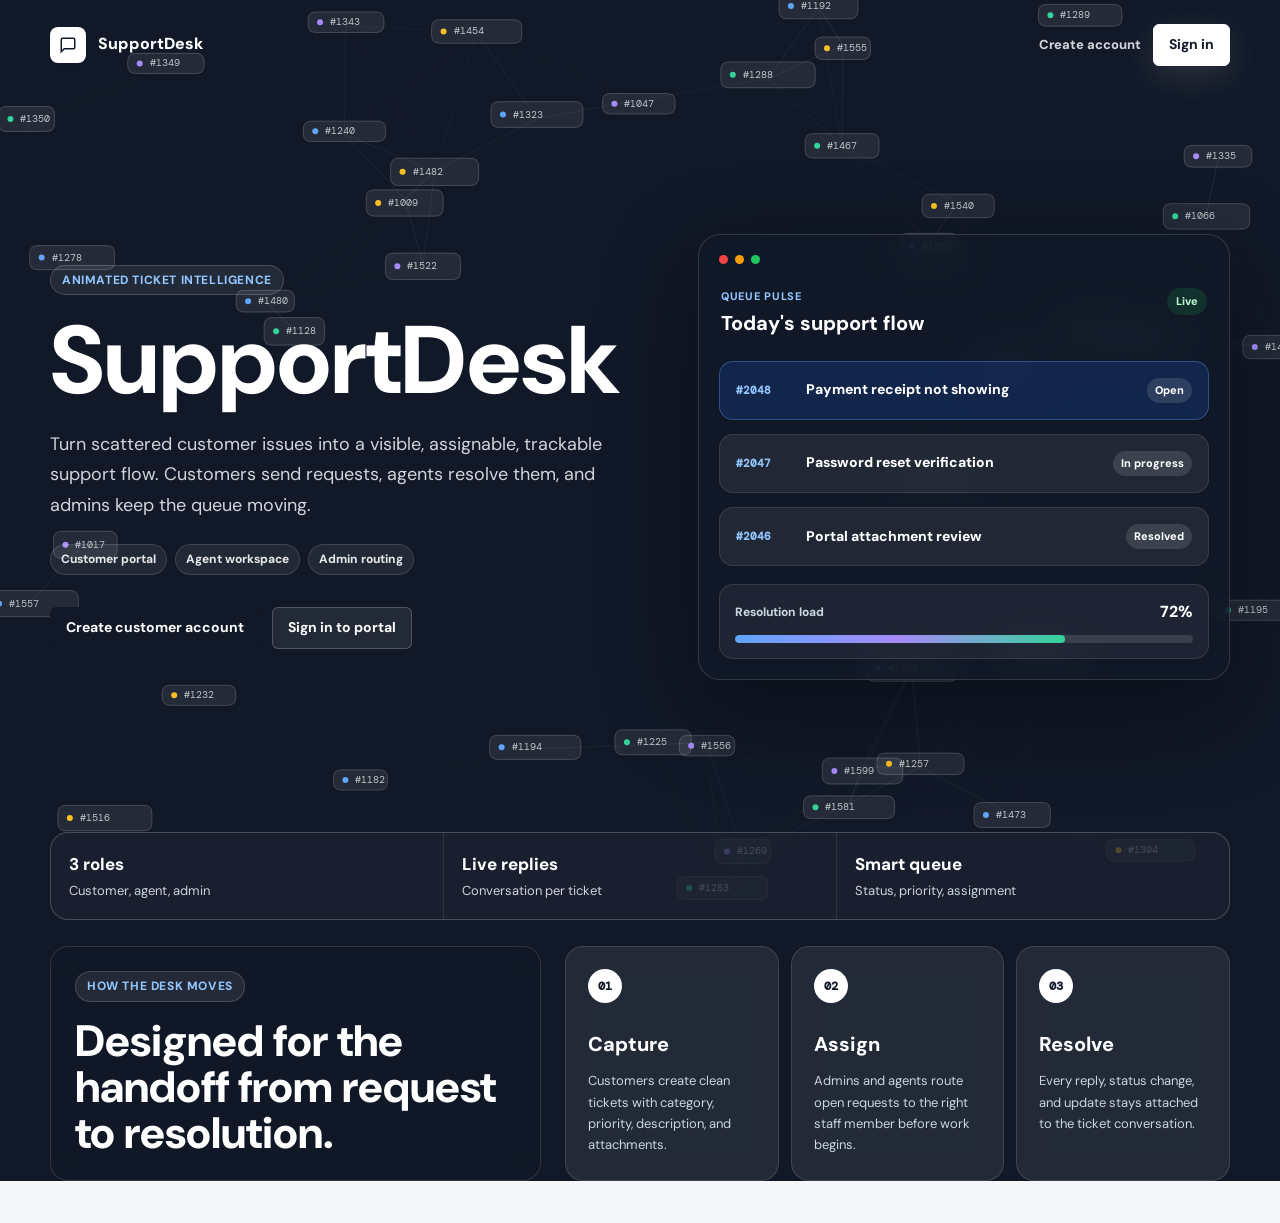
<file: repo/supportdesk/index.html>
<!DOCTYPE html>
<html lang="en">
<head>
  <meta charset="UTF-8"/>
  <meta name="viewport" content="width=device-width, initial-scale=1.0"/>
  <title>SupportDesk - Intelligent Support Ticketing</title>
  <link rel="stylesheet" href="css/style.css"/>
  <link href="https://fonts.googleapis.com/css2?family=DM+Sans:wght@400;500;600;700;800&family=DM+Mono:wght@400;500&display=swap" rel="stylesheet"/>
</head>
<body class="landing-body">
  <canvas id="landing-canvas" aria-hidden="true"></canvas>

  <header class="landing-nav">
    <a href="index.html" class="landing-brand">
      <span class="logo-icon">
        <svg viewBox="0 0 24 24" fill="none" stroke="#fff" stroke-width="2">
          <path d="M21 15a2 2 0 01-2 2H7l-4 4V5a2 2 0 012-2h14a2 2 0 012 2z"/>
        </svg>
      </span>
      <span>SupportDesk</span>
    </a>
    <nav class="landing-actions">
      <a href="pages/register.html" class="landing-link">Create account</a>
      <a href="pages/login.html" class="btn landing-btn">Sign in</a>
    </nav>
  </header>

  <main class="landing-main">
    <section class="landing-hero">
      <div class="landing-copy">
        <p class="landing-kicker">Animated ticket intelligence</p>
        <h1>SupportDesk</h1>
        <p class="landing-lead">
          Turn scattered customer issues into a visible, assignable, trackable support flow. Customers send requests, agents resolve them, and admins keep the queue moving.
        </p>
        <div class="landing-proof" aria-label="SupportDesk roles">
          <span>Customer portal</span>
          <span>Agent workspace</span>
          <span>Admin routing</span>
        </div>
        <div class="landing-cta">
          <a href="pages/register.html" class="btn btn-primary">Create customer account</a>
          <a href="pages/login.html" class="btn btn-ghost landing-ghost">Sign in to portal</a>
        </div>
      </div>

      <div class="landing-console" aria-hidden="true">
        <div class="console-top">
          <span></span>
          <span></span>
          <span></span>
        </div>
        <div class="console-header">
          <div>
            <span>Queue pulse</span>
            <strong>Today&apos;s support flow</strong>
          </div>
          <small>Live</small>
        </div>
        <div class="console-row console-row-active">
          <small>#2048</small>
          <strong>Payment receipt not showing</strong>
          <em>Open</em>
        </div>
        <div class="console-row">
          <small>#2047</small>
          <strong>Password reset verification</strong>
          <em>In progress</em>
        </div>
        <div class="console-row">
          <small>#2046</small>
          <strong>Portal attachment review</strong>
          <em>Resolved</em>
        </div>
        <div class="console-meter">
          <div>
            <span>Resolution load</span>
            <strong>72%</strong>
          </div>
          <div class="meter-track"><span></span></div>
        </div>
      </div>
    </section>

    <section class="landing-strip" aria-label="SupportDesk highlights">
      <div>
        <strong>3 roles</strong>
        <span>Customer, agent, admin</span>
      </div>
      <div>
        <strong>Live replies</strong>
        <span>Conversation per ticket</span>
      </div>
      <div>
        <strong>Smart queue</strong>
        <span>Status, priority, assignment</span>
      </div>
    </section>

    <section class="landing-workflow" aria-label="SupportDesk workflow">
      <div class="workflow-intro">
        <p class="landing-kicker">How the desk moves</p>
        <h2>Designed for the handoff from request to resolution.</h2>
      </div>
      <div class="workflow-grid">
        <article>
          <span>01</span>
          <strong>Capture</strong>
          <p>Customers create clean tickets with category, priority, description, and attachments.</p>
        </article>
        <article>
          <span>02</span>
          <strong>Assign</strong>
          <p>Admins and agents route open requests to the right staff member before work begins.</p>
        </article>
        <article>
          <span>03</span>
          <strong>Resolve</strong>
          <p>Every reply, status change, and update stays attached to the ticket conversation.</p>
        </article>
      </div>
    </section>
  </main>

  <script src="js/landing.js"></script>
</body>
</html>
</file>
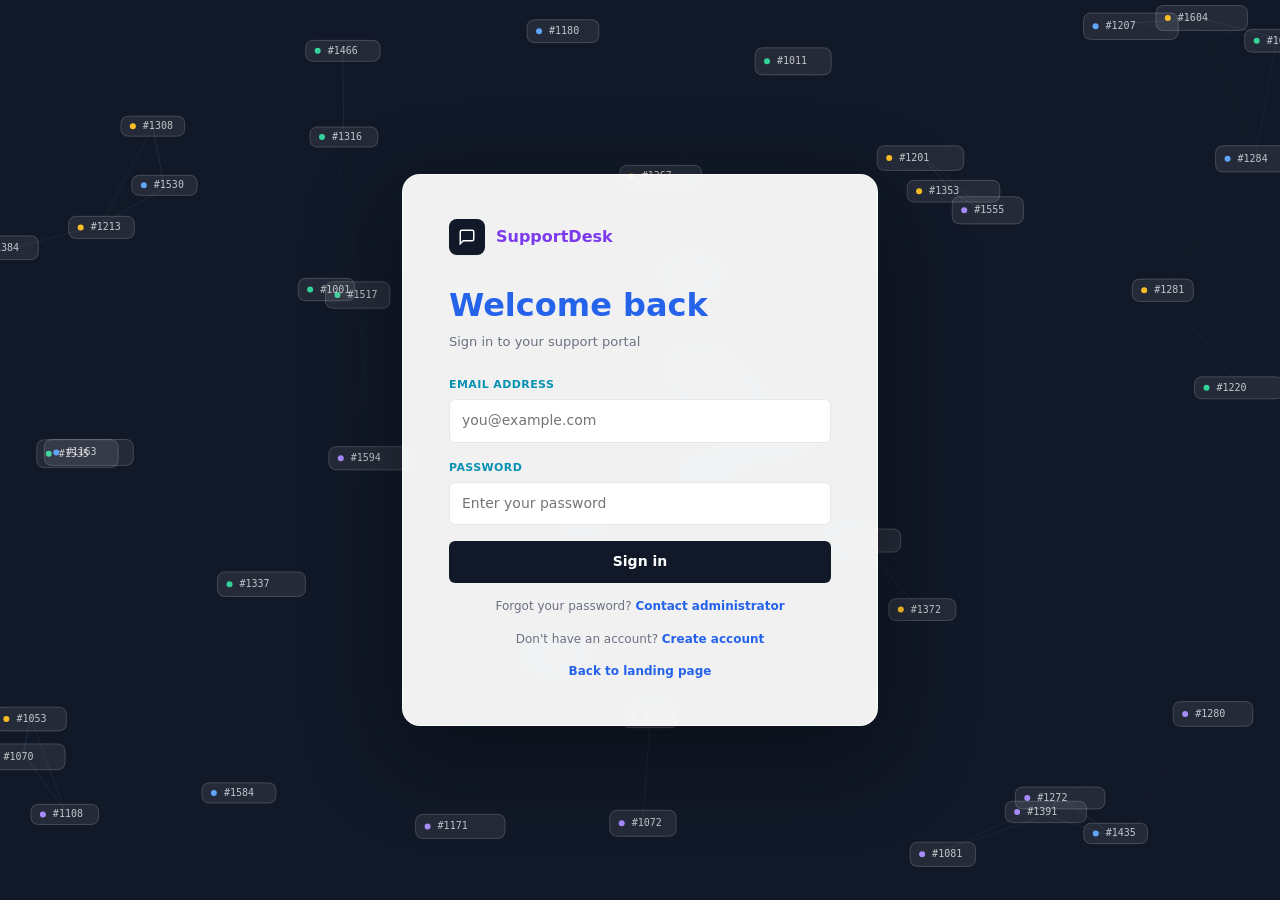
<file: repo/supportdesk/pages/create-ticket.html>
<!DOCTYPE html>
<html lang="en">
<head>
  <meta charset="UTF-8"/>
  <meta name="viewport" content="width=device-width, initial-scale=1.0"/>
  <title>SupportDesk — Create Ticket</title>
  <link rel="stylesheet" href="../css/style.css"/>
  <link href="https://fonts.googleapis.com/css2?family=DM+Sans:wght@400;500;600&family=DM+Mono:wght@400;500&display=swap" rel="stylesheet"/>
</head>
<body>

  <div class="layout">

    <!-- Sidebar -->
    <aside class="sidebar">
      <div class="sidebar-logo">
        <div class="logo-icon logo-icon--sm">
          <svg viewBox="0 0 24 24" fill="none" stroke="#fff" stroke-width="2">
            <path d="M21 15a2 2 0 01-2 2H7l-4 4V5a2 2 0 012-2h14a2 2 0 012 2z"/>
          </svg>
        </div>
        <span>SupportDesk</span>
      </div>

      <nav class="sidebar-nav">
        <a href="dashboard.html" class="nav-item">
          <svg viewBox="0 0 24 24"><rect x="3" y="3" width="7" height="7"/><rect x="14" y="3" width="7" height="7"/><rect x="3" y="14" width="7" height="7"/><rect x="14" y="14" width="7" height="7"/></svg>
          Dashboard
        </a>
        <a href="tickets.html" class="nav-item">
          <svg viewBox="0 0 24 24"><path d="M9 5H7a2 2 0 00-2 2v12a2 2 0 002 2h10a2 2 0 002-2V7a2 2 0 00-2-2h-2"/><rect x="9" y="3" width="6" height="4" rx="1"/><path d="M9 12h6M9 16h4"/></svg>
          All Tickets
          <span class="nav-badge" id="open-count">—</span>
        </a>
        <a href="create-ticket.html" class="nav-item active">
          <svg viewBox="0 0 24 24"><circle cx="12" cy="12" r="10"/><path d="M12 8v8M8 12h8"/></svg>
          New Ticket
        </a>
        <a href="staff.html" class="nav-item admin-only" style="display:none">
          <svg viewBox="0 0 24 24"><path d="M16 21v-2a4 4 0 00-4-4H6a4 4 0 00-4 4v2"/><circle cx="9" cy="7" r="4"/><path d="M22 21v-2a4 4 0 00-3-3.87"/><path d="M16 3.13a4 4 0 010 7.75"/></svg>
          Staff
        </a>
      </nav>

      <div class="sidebar-bottom">
        <div class="user-pill">
          <div class="avatar" id="user-avatar">--</div>
          <div class="user-info">
            <div class="user-name" id="user-name">Loading…</div>
            <div class="user-role" id="user-role">Loading...</div>
          </div>
          <button class="logout-btn" onclick="logout()" title="Sign out">
            <svg viewBox="0 0 24 24"><path d="M9 21H5a2 2 0 01-2-2V5a2 2 0 012-2h4"/><polyline points="16,17 21,12 16,7"/><line x1="21" y1="12" x2="9" y2="12"/></svg>
          </button>
        </div>
      </div>
    </aside>

    <!-- Main -->
    <main class="main">
      <div class="page-header">
        <div>
          <h1 class="page-title">Create Ticket</h1>
          <p class="page-sub">Submit a new support request</p>
        </div>
      </div>

      <div class="create-wrap">
        <div class="form-card">

          <form id="ticket-form" onsubmit="submitTicket(event)" enctype="multipart/form-data">

            <div class="form-row">
              <div class="field">
                <label for="full-name">Full Name</label>
                <input type="text" id="full-name" name="full_name"
                  placeholder="John Smith" required/>
              </div>
              <div class="field">
                <label for="user-email">Email</label>
                <input type="email" id="user-email" name="email"
                  placeholder="john@example.com" required/>
              </div>
            </div>

            <div class="field">
              <label for="subject">Subject</label>
              <input type="text" id="subject" name="subject"
                placeholder="Brief description of the issue" required/>
            </div>

            <div class="form-row">
              <div class="field">
                <label for="category">Category</label>
                <select id="category" name="category">
                  <option value="Technical">Technical</option>
                  <option value="Billing">Billing</option>
                  <option value="Account">Account</option>
                  <option value="General Inquiry">General Inquiry</option>
                </select>
              </div>
              <div class="field">
                <label for="priority">Priority</label>
                <select id="priority" name="priority">
                  <option value="low">Low</option>
                  <option value="medium" selected>Medium</option>
                  <option value="high">High</option>
                  <option value="critical">Critical</option>
                </select>
              </div>
            </div>

            <div class="field">
              <label for="description">Description</label>
              <textarea id="description" name="description" rows="5"
                placeholder="Please describe your issue in detail. Include any error messages, steps to reproduce, and what you expected to happen…"
                required></textarea>
            </div>

            <div class="form-divider"></div>

            <!-- File Upload -->
            <div class="field">
              <label>Attachments</label>
              <div class="file-drop" id="file-drop-zone"
                onclick="document.getElementById('file-input').click()"
                ondragover="onDragOver(event)"
                ondrop="onDrop(event)">
                <svg viewBox="0 0 24 24" fill="none" stroke="currentColor" stroke-width="1.5">
                  <path d="M21 15v4a2 2 0 01-2 2H5a2 2 0 01-2-2v-4"/>
                  <polyline points="17,8 12,3 7,8"/>
                  <line x1="12" y1="3" x2="12" y2="15"/>
                </svg>
                <p><span>Click to upload</span> or drag and drop</p>
                <p class="file-hint">PNG, JPG, PDF up to 10MB</p>
              </div>
              <input type="file" id="file-input" name="attachments[]"
                multiple accept=".png,.jpg,.jpeg,.pdf"
                style="display:none" onchange="onFileSelect(this)"/>
              <div id="file-list"></div>
            </div>

            <!-- Error message -->
            <div id="form-error" class="error-msg" style="display:none"></div>

            <div class="form-actions">
              <button type="button" class="btn btn-ghost" onclick="clearForm()">Clear</button>
              <button type="submit" class="btn btn-primary" id="submit-btn">Submit ticket</button>
            </div>

          </form>
        </div>
      </div>
    </main>
  </div>

  <!-- Success Toast -->
  <div class="toast" id="toast">
    <svg viewBox="0 0 24 24" fill="none" stroke="currentColor" stroke-width="2.5" width="14" height="14">
      <polyline points="20,6 9,17 4,12"/>
    </svg>
    Ticket submitted successfully!
  </div>

  <script src="../js/auth.js"></script>
  <script src="../js/create-ticket.js"></script>
</body>
</html>
</file>
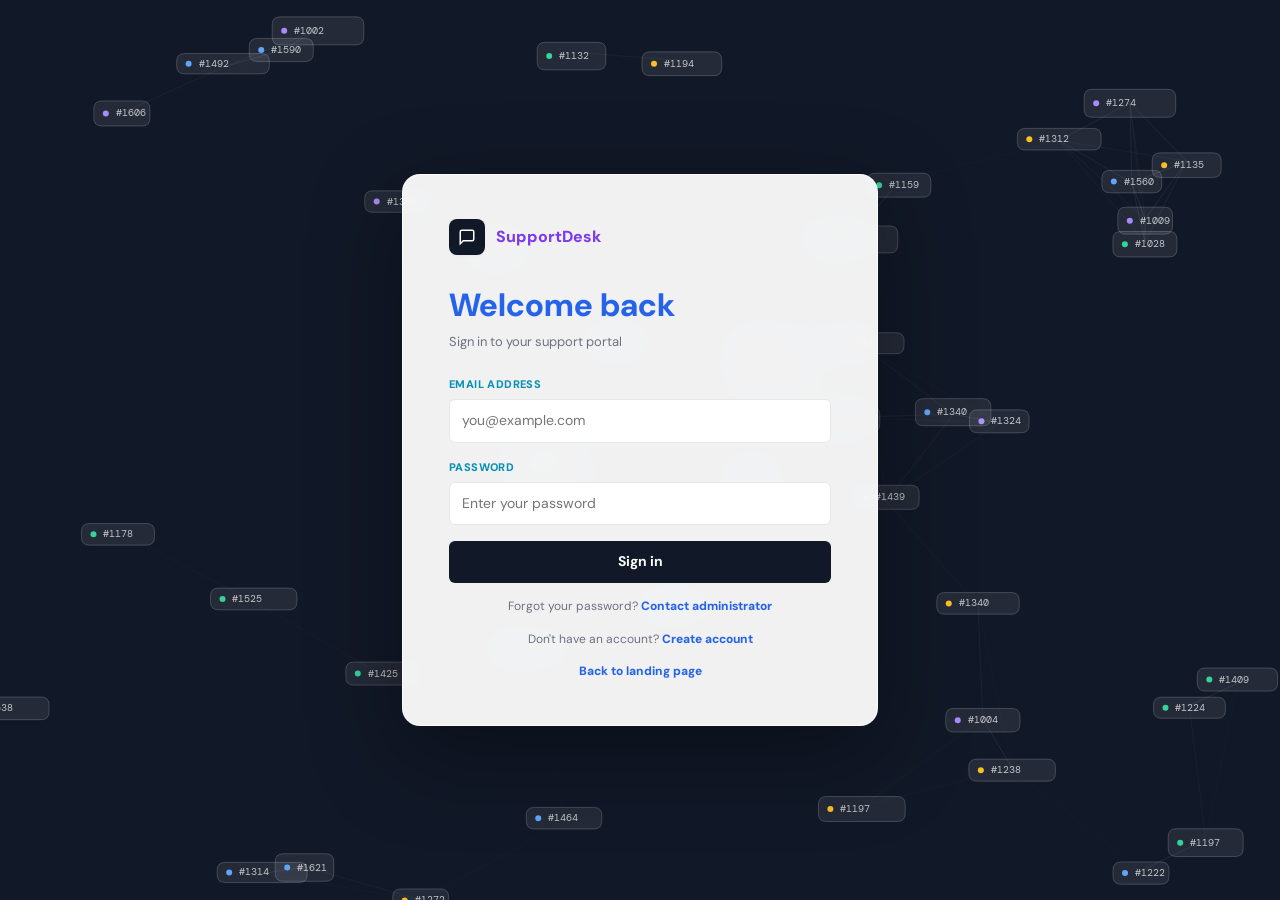
<file: repo/supportdesk/pages/dashboard.html>
<!DOCTYPE html>
<html lang="en">
<head>
  <meta charset="UTF-8"/>
  <meta name="viewport" content="width=device-width, initial-scale=1.0"/>
  <title>SupportDesk — Dashboard</title>
  <link rel="stylesheet" href="../css/style.css"/>
  <link href="https://fonts.googleapis.com/css2?family=DM+Sans:wght@400;500;600&family=DM+Mono:wght@400;500&display=swap" rel="stylesheet"/>
</head>
<body>

  <div class="layout">

    <!-- Sidebar -->
    <aside class="sidebar">
      <div class="sidebar-logo">
        <div class="logo-icon logo-icon--sm">
          <svg viewBox="0 0 24 24" fill="none" stroke="#fff" stroke-width="2">
            <path d="M21 15a2 2 0 01-2 2H7l-4 4V5a2 2 0 012-2h14a2 2 0 012 2z"/>
          </svg>
        </div>
        <span>SupportDesk</span>
      </div>

      <nav class="sidebar-nav">
        <a href="dashboard.html" class="nav-item active">
          <svg viewBox="0 0 24 24"><rect x="3" y="3" width="7" height="7"/><rect x="14" y="3" width="7" height="7"/><rect x="3" y="14" width="7" height="7"/><rect x="14" y="14" width="7" height="7"/></svg>
          Dashboard
        </a>
        <a href="tickets.html" class="nav-item">
          <svg viewBox="0 0 24 24"><path d="M9 5H7a2 2 0 00-2 2v12a2 2 0 002 2h10a2 2 0 002-2V7a2 2 0 00-2-2h-2"/><rect x="9" y="3" width="6" height="4" rx="1"/><path d="M9 12h6M9 16h4"/></svg>
          All Tickets
          <span class="nav-badge" id="open-count">—</span>
        </a>
        <a href="create-ticket.html" class="nav-item">
          <svg viewBox="0 0 24 24"><circle cx="12" cy="12" r="10"/><path d="M12 8v8M8 12h8"/></svg>
          New Ticket
        </a>
        <a href="staff.html" class="nav-item admin-only" style="display:none">
          <svg viewBox="0 0 24 24"><path d="M16 21v-2a4 4 0 00-4-4H6a4 4 0 00-4 4v2"/><circle cx="9" cy="7" r="4"/><path d="M22 21v-2a4 4 0 00-3-3.87"/><path d="M16 3.13a4 4 0 010 7.75"/></svg>
          Staff
        </a>
      </nav>

      <div class="sidebar-bottom">
        <div class="user-pill">
          <div class="avatar" id="user-avatar">--</div>
          <div class="user-info">
            <div class="user-name" id="user-name">Loading…</div>
            <div class="user-role" id="user-role">Loading...</div>
          </div>
          <button class="logout-btn" onclick="logout()" title="Sign out">
            <svg viewBox="0 0 24 24"><path d="M9 21H5a2 2 0 01-2-2V5a2 2 0 012-2h4"/><polyline points="16,17 21,12 16,7"/><line x1="21" y1="12" x2="9" y2="12"/></svg>
          </button>
        </div>
      </div>
    </aside>

    <!-- Main content -->
    <main class="main">
      <div class="page-header">
        <div>
          <h1 class="page-title">Dashboard</h1>
          <p class="page-sub" id="today-date"></p>
        </div>
        <a href="create-ticket.html" class="btn btn-ghost">
          <svg width="13" height="13" viewBox="0 0 24 24" fill="none" stroke="currentColor" stroke-width="2"><path d="M12 5v14M5 12h14"/></svg>
          New Ticket
        </a>
      </div>

      <!-- Stats -->
      <div class="stats-grid">
        <div class="stat-card">
          <div class="stat-label">Open Tickets</div>
          <div class="stat-value" id="stat-open">—</div>
          <div class="stat-trend" id="stat-open-trend"></div>
        </div>
        <div class="stat-card">
          <div class="stat-label">In Progress</div>
          <div class="stat-value" id="stat-progress">—</div>
          <div class="stat-trend"></div>
        </div>
        <div class="stat-card">
          <div class="stat-label">Resolved Today</div>
          <div class="stat-value" id="stat-resolved">—</div>
          <div class="stat-trend up" id="stat-resolved-trend"></div>
        </div>
        <div class="stat-card">
          <div class="stat-label">Avg Response</div>
          <div class="stat-value" id="stat-response">—</div>
          <div class="stat-trend" id="stat-response-trend"></div>
        </div>
      </div>

      <!-- Two-column panels -->
      <div class="two-col">
        <div class="card">
          <div class="card-title">Recent Tickets</div>
          <div id="recent-tickets-list">
            <p class="loading-msg">Loading…</p>
          </div>
        </div>
        <div class="card">
          <div class="card-title">Activity Feed</div>
          <div id="activity-list">
            <p class="loading-msg">Loading…</p>
          </div>
        </div>
      </div>
    </main>
  </div>

  <script src="../js/auth.js"></script>
  <script src="../js/dashboard.js"></script>
</body>
</html>
</file>
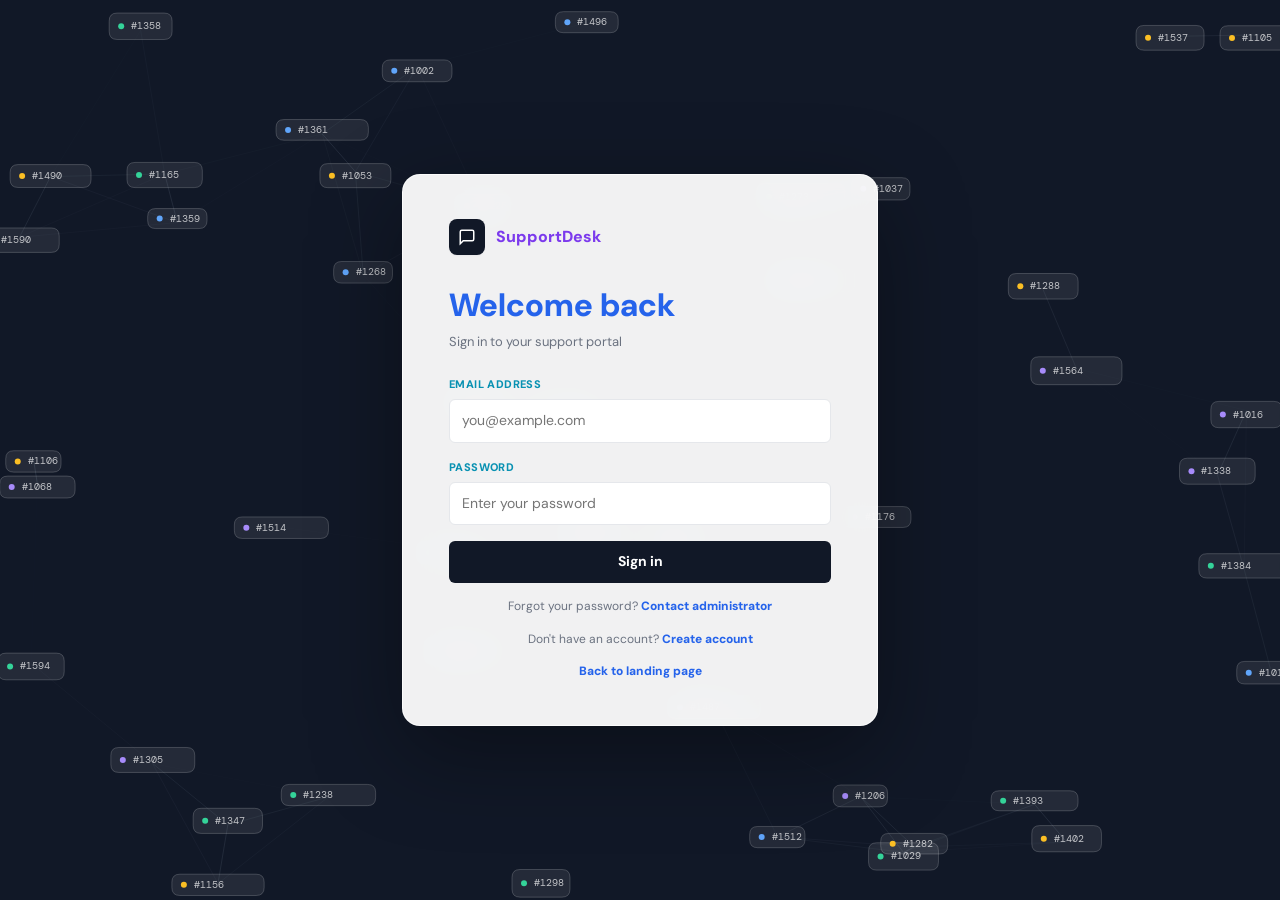
<file: repo/supportdesk/pages/login.html>
<!DOCTYPE html>
<html lang="en">
<head>
  <meta charset="UTF-8"/>
  <meta name="viewport" content="width=device-width, initial-scale=1.0"/>
  <title>SupportDesk - Login</title>
  <link rel="stylesheet" href="../css/style.css"/>
  <link href="https://fonts.googleapis.com/css2?family=DM+Sans:wght@400;500;600;700;800&family=DM+Mono:wght@400;500&display=swap" rel="stylesheet"/>
</head>
<body class="login-body">
  <canvas id="landing-canvas" aria-hidden="true"></canvas>

  <div class="login-wrap auth-layout auth-simple">
    <div class="login-card">
      <div class="login-logo">
        <div class="logo-icon">
          <svg viewBox="0 0 24 24" fill="none" stroke="#fff" stroke-width="2">
            <path d="M21 15a2 2 0 01-2 2H7l-4 4V5a2 2 0 012-2h14a2 2 0 012 2z"/>
          </svg>
        </div>
        <span>SupportDesk</span>
      </div>

      <h1 class="login-title">Welcome back</h1>
      <p class="login-sub">Sign in to your support portal</p>

      <form id="login-form" onsubmit="handleLogin(event)">
        <div class="field">
          <label for="email">Email address</label>
          <input type="email" id="email" name="email" placeholder="you@example.com" required/>
        </div>
        <div class="field">
          <label for="password">Password</label>
          <input type="password" id="password" name="password" placeholder="Enter your password" required/>
        </div>
        <div id="login-error" class="error-msg" style="display:none">
          Invalid email or password. Please try again.
        </div>
        <button type="submit" class="btn btn-primary btn-full">Sign in</button>
      </form>

      <p class="login-hint">
        Forgot your password?
        <a href="mailto:admin@company.com">Contact administrator</a>
      </p>
      <p class="login-hint">
        Don't have an account?
        <a href="register.html">Create account</a>
      </p>
      <p class="login-hint" id="first-admin-link" style="display:none">
        Setting up staff?
        <a href="setup-admin.html">Create first admin</a>
      </p>
      <p class="login-hint">
        <a href="../index.html">Back to landing page</a>
      </p>
    </div>
  </div>

  <script src="../js/landing.js"></script>
  <script src="../js/login.js"></script>
</body>
</html>
</file>
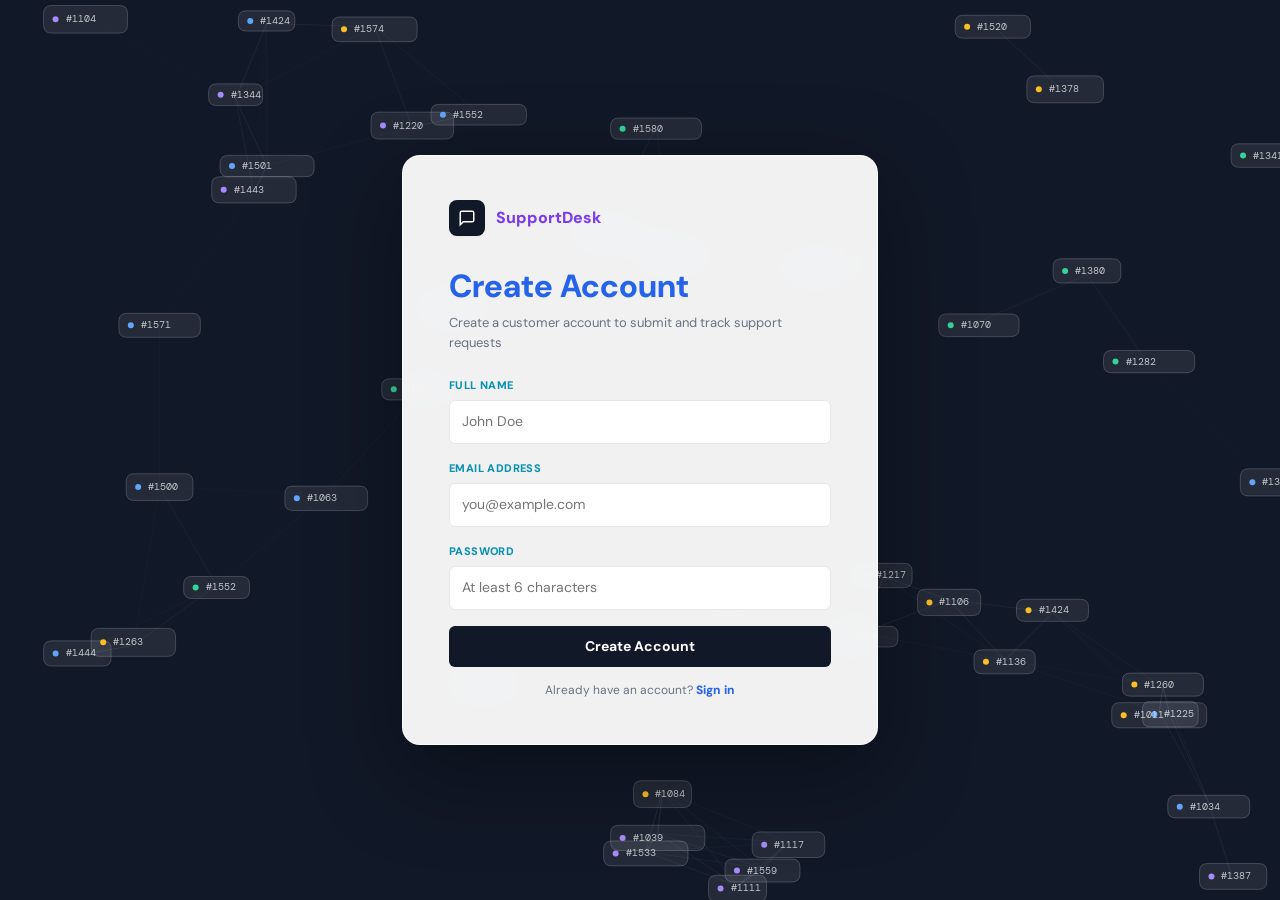
<file: repo/supportdesk/pages/register.html>
﻿<!DOCTYPE html>
<html lang="en">
<head>
  <meta charset="UTF-8"/>
  <meta name="viewport" content="width=device-width, initial-scale=1.0"/>
  <title>SupportDesk — Register</title>
  <link rel="stylesheet" href="../css/style.css"/>
  <link href="https://fonts.googleapis.com/css2?family=DM+Sans:wght@400;500;600&family=DM+Mono:wght@400;500&display=swap" rel="stylesheet"/>
</head>
<body class="login-body">
  <canvas id="landing-canvas" aria-hidden="true"></canvas>

  <div class="login-wrap auth-layout auth-simple">
    <div class="login-card">

      <div class="login-logo">
        <div class="logo-icon">
          <!-- Chat bubble icon -->
          <svg viewBox="0 0 24 24" fill="none" stroke="#fff" stroke-width="2">
            <path d="M21 15a2 2 0 01-2 2H7l-4 4V5a2 2 0 012-2h14a2 2 0 012 2z"/>
          </svg>
        </div>
        <span>SupportDesk</span>
      </div>

      <h1 class="login-title">Create Account</h1>
      <p class="login-sub">Create a customer account to submit and track support requests</p>

      <!-- Registration Form -->
      <form id="register-form" onsubmit="handleRegister(event)">
        <div class="field">
          <label for="name">Full Name</label>
          <input type="text" id="name" name="name"
            placeholder="John Doe" required/>
        </div>
        <div class="field">
          <label for="email">Email address</label>
          <input type="email" id="email" name="email"
            placeholder="you@example.com" required/>
        </div>
        <div class="field">
          <label for="password">Password</label>
          <input type="password" id="password" name="password"
            placeholder="At least 6 characters" required/>
        </div>
        <div id="register-error" class="error-msg" style="display:none">
          Registration failed. Please try again.
        </div>
        <div id="register-success" class="success-msg" style="display:none">
          Registration successful! Redirecting...
        </div>
        <button type="submit" class="btn btn-primary btn-full">Create Account</button>
      </form>

      <p class="login-hint">
        Already have an account?
        <a href="login.html">Sign in</a>
      </p>

    </div>
  </div>

  <script src="../js/landing.js"></script>
  <script src="../js/register.js"></script>
</body>
</html>
</file>
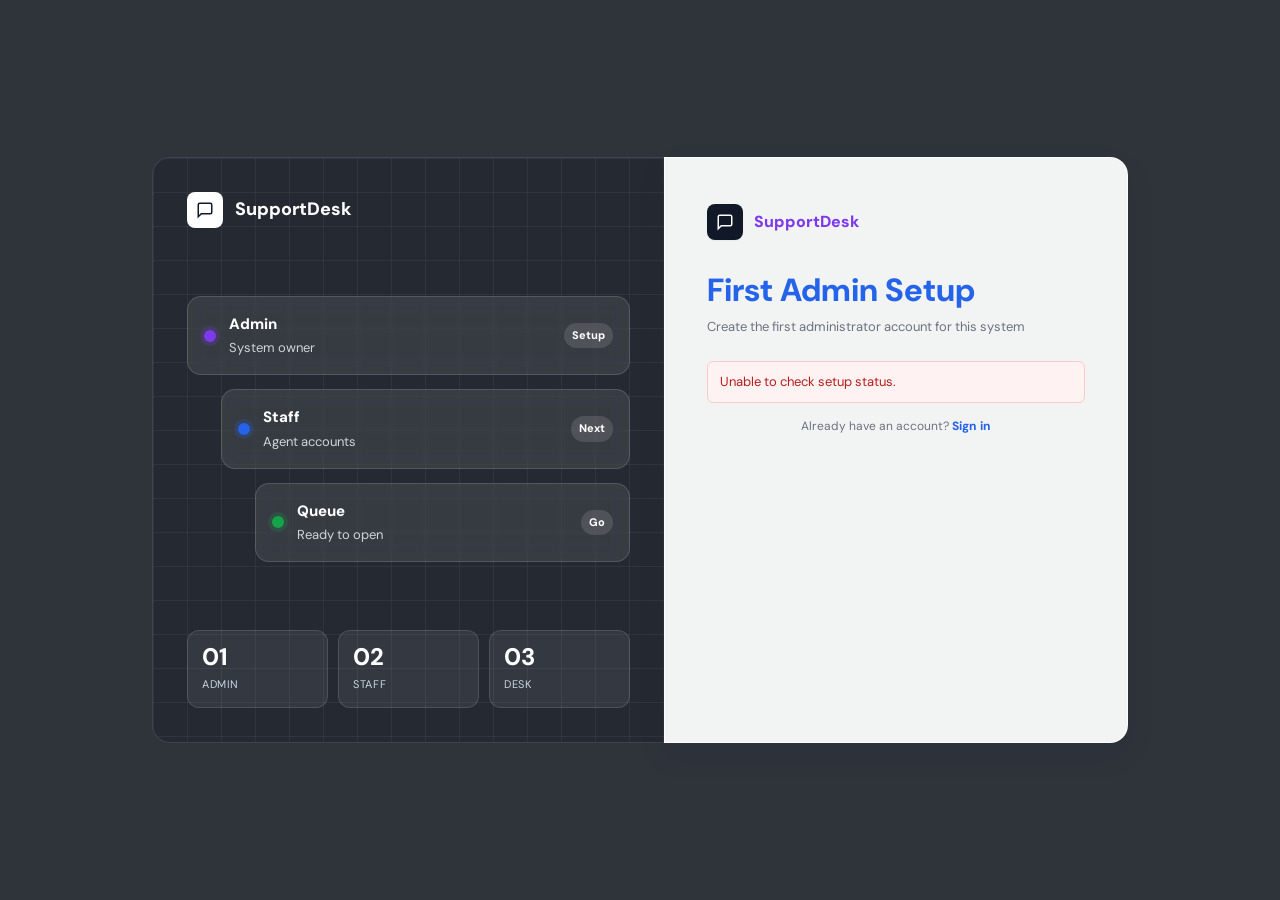
<file: repo/supportdesk/pages/setup-admin.html>
<!DOCTYPE html>
<html lang="en">
<head>
  <meta charset="UTF-8"/>
  <meta name="viewport" content="width=device-width, initial-scale=1.0"/>
  <title>SupportDesk - First Admin Setup</title>
  <link rel="stylesheet" href="../css/style.css"/>
  <link href="https://fonts.googleapis.com/css2?family=DM+Sans:wght@400;500;600&family=DM+Mono:wght@400;500&display=swap" rel="stylesheet"/>
</head>
<body class="login-body">
  <div class="login-wrap auth-layout">
    <section class="auth-showcase" aria-hidden="true">
      <div class="auth-brand-lockup">
        <div class="logo-icon">
          <svg viewBox="0 0 24 24" fill="none" stroke="#fff" stroke-width="2">
            <path d="M21 15a2 2 0 01-2 2H7l-4 4V5a2 2 0 012-2h14a2 2 0 012 2z"/>
          </svg>
        </div>
        <span>SupportDesk</span>
      </div>

      <div class="auth-board">
        <div class="auth-ticket auth-ticket-purple">
          <span class="auth-status-dot"></span>
          <div>
            <strong>Admin</strong>
            <p>System owner</p>
          </div>
          <small>Setup</small>
        </div>
        <div class="auth-ticket auth-ticket-blue">
          <span class="auth-status-dot"></span>
          <div>
            <strong>Staff</strong>
            <p>Agent accounts</p>
          </div>
          <small>Next</small>
        </div>
        <div class="auth-ticket auth-ticket-green">
          <span class="auth-status-dot"></span>
          <div>
            <strong>Queue</strong>
            <p>Ready to open</p>
          </div>
          <small>Go</small>
        </div>
      </div>

      <div class="auth-metrics">
        <div><strong>01</strong><span>Admin</span></div>
        <div><strong>02</strong><span>Staff</span></div>
        <div><strong>03</strong><span>Desk</span></div>
      </div>
    </section>

    <div class="login-card">
      <div class="login-logo">
        <div class="logo-icon">
          <svg viewBox="0 0 24 24" fill="none" stroke="#fff" stroke-width="2">
            <path d="M21 15a2 2 0 01-2 2H7l-4 4V5a2 2 0 012-2h14a2 2 0 012 2z"/>
          </svg>
        </div>
        <span>SupportDesk</span>
      </div>

      <h1 class="login-title">First Admin Setup</h1>
      <p class="login-sub">Create the first administrator account for this system</p>

      <form id="setup-form" onsubmit="setupAdmin(event)">
        <div class="field">
          <label for="name">Full Name</label>
          <input type="text" id="name" name="name" placeholder="Admin Name" required/>
        </div>
        <div class="field">
          <label for="email">Email address</label>
          <input type="email" id="email" name="email" placeholder="admin@example.com" required/>
        </div>
        <div class="field">
          <label for="password">Password</label>
          <input type="password" id="password" name="password" placeholder="At least 6 characters" required/>
        </div>
        <div id="setup-error" class="error-msg" style="display:none"></div>
        <div id="setup-success" class="success-msg" style="display:none"></div>
        <button type="submit" class="btn btn-primary btn-full" id="setup-submit">Create first admin</button>
      </form>

      <div id="setup-unavailable" class="error-msg" style="display:none">
        An admin account already exists. Please sign in as admin to create staff accounts.
      </div>

      <p class="login-hint">
        Already have an account?
        <a href="login.html">Sign in</a>
      </p>
    </div>
  </div>

  <script src="../js/setup-admin.js"></script>
</body>
</html>
</file>
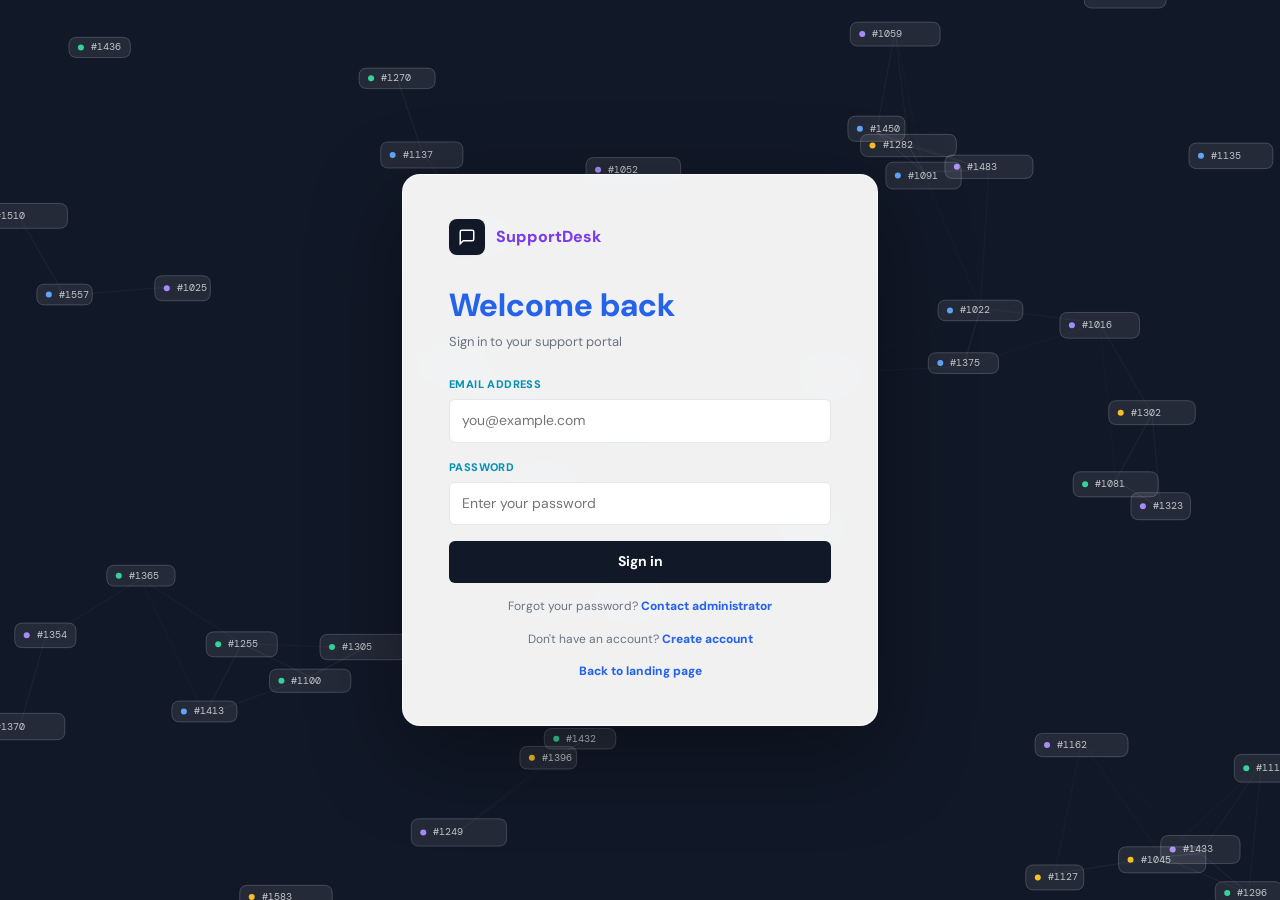
<file: repo/supportdesk/pages/staff.html>
<!DOCTYPE html>
<html lang="en">
<head>
  <meta charset="UTF-8"/>
  <meta name="viewport" content="width=device-width, initial-scale=1.0"/>
  <title>SupportDesk - Staff Accounts</title>
  <link rel="stylesheet" href="../css/style.css"/>
  <link href="https://fonts.googleapis.com/css2?family=DM+Sans:wght@400;500;600&family=DM+Mono:wght@400;500&display=swap" rel="stylesheet"/>
</head>
<body>
  <div class="layout">
    <aside class="sidebar">
      <div class="sidebar-logo">
        <div class="logo-icon logo-icon--sm">
          <svg viewBox="0 0 24 24" fill="none" stroke="#fff" stroke-width="2">
            <path d="M21 15a2 2 0 01-2 2H7l-4 4V5a2 2 0 012-2h14a2 2 0 012 2z"/>
          </svg>
        </div>
        <span>SupportDesk</span>
      </div>

      <nav class="sidebar-nav">
        <a href="dashboard.html" class="nav-item">
          <svg viewBox="0 0 24 24"><rect x="3" y="3" width="7" height="7"/><rect x="14" y="3" width="7" height="7"/><rect x="3" y="14" width="7" height="7"/><rect x="14" y="14" width="7" height="7"/></svg>
          Dashboard
        </a>
        <a href="tickets.html" class="nav-item">
          <svg viewBox="0 0 24 24"><path d="M9 5H7a2 2 0 00-2 2v12a2 2 0 002 2h10a2 2 0 002-2V7a2 2 0 00-2-2h-2"/><rect x="9" y="3" width="6" height="4" rx="1"/><path d="M9 12h6M9 16h4"/></svg>
          All Tickets
          <span class="nav-badge" id="open-count">-</span>
        </a>
        <a href="create-ticket.html" class="nav-item">
          <svg viewBox="0 0 24 24"><circle cx="12" cy="12" r="10"/><path d="M12 8v8M8 12h8"/></svg>
          New Ticket
        </a>
        <a href="staff.html" class="nav-item admin-only active" style="display:none">
          <svg viewBox="0 0 24 24"><path d="M16 21v-2a4 4 0 00-4-4H6a4 4 0 00-4 4v2"/><circle cx="9" cy="7" r="4"/><path d="M22 21v-2a4 4 0 00-3-3.87"/><path d="M16 3.13a4 4 0 010 7.75"/></svg>
          Staff
        </a>
      </nav>

      <div class="sidebar-bottom">
        <div class="user-pill">
          <div class="avatar" id="user-avatar">--</div>
          <div class="user-info">
            <div class="user-name" id="user-name">Loading...</div>
            <div class="user-role" id="user-role">Loading...</div>
          </div>
          <button class="logout-btn" onclick="logout()" title="Sign out">
            <svg viewBox="0 0 24 24"><path d="M9 21H5a2 2 0 01-2-2V5a2 2 0 012-2h4"/><polyline points="16,17 21,12 16,7"/><line x1="21" y1="12" x2="9" y2="12"/></svg>
          </button>
        </div>
      </div>
    </aside>

    <main class="main">
      <div class="page-header">
        <div>
          <h1 class="page-title">Staff Accounts</h1>
          <p class="page-sub">Create agent and admin accounts</p>
        </div>
      </div>

      <div class="two-col">
        <div class="card">
          <div class="card-title">Create Staff Account</div>
          <form id="staff-form" onsubmit="createStaffAccount(event)">
            <div class="field">
              <label for="name">Full Name</label>
              <input type="text" id="name" name="name" placeholder="Staff Name" required/>
            </div>
            <div class="field">
              <label for="email">Email address</label>
              <input type="email" id="email" name="email" placeholder="staff@example.com" required/>
            </div>
            <div class="field">
              <label for="password">Password</label>
              <input type="password" id="password" name="password" placeholder="At least 6 characters" required/>
            </div>
            <div class="field">
              <label for="role">Role</label>
              <select id="role" name="role" required>
                <option value="agent">Support Agent</option>
                <option value="admin">Administrator</option>
              </select>
            </div>
            <div id="staff-error" class="error-msg" style="display:none"></div>
            <div id="staff-success" class="success-msg" style="display:none"></div>
            <button type="submit" class="btn btn-primary btn-full" id="staff-submit">Create staff account</button>
          </form>
        </div>

        <div class="ticket-table">
          <table>
            <thead>
              <tr>
                <th>Name</th>
                <th>Email</th>
                <th>Role</th>
                <th>Created</th>
              </tr>
            </thead>
            <tbody id="staff-tbody">
              <tr><td colspan="4" class="table-loading">Loading staff...</td></tr>
            </tbody>
          </table>
        </div>
      </div>
    </main>
  </div>

  <script src="../js/auth.js"></script>
  <script src="../js/staff.js"></script>
</body>
</html>
</file>
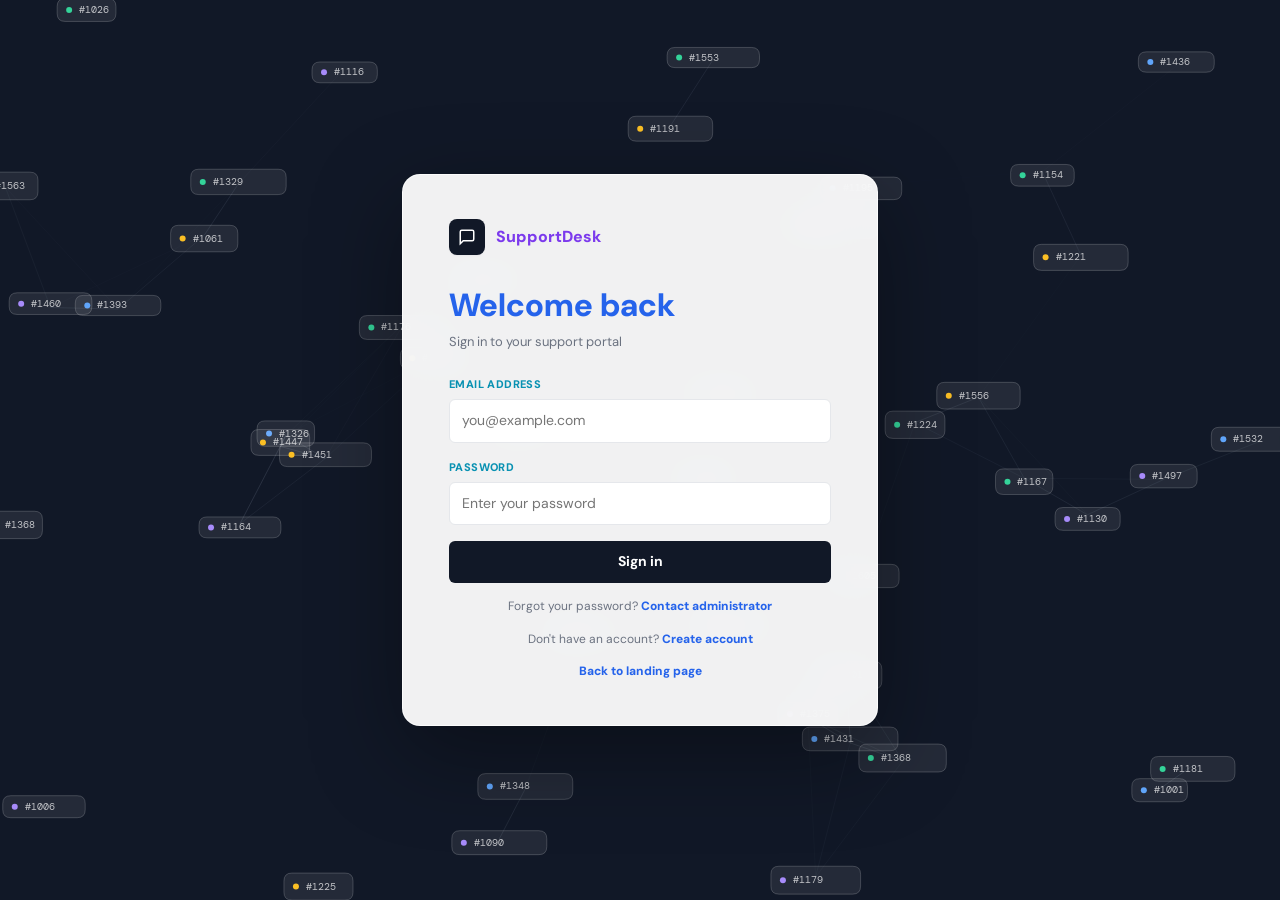
<file: repo/supportdesk/pages/ticket-detail.html>
<!DOCTYPE html>
<html lang="en">
<head>
  <meta charset="UTF-8"/>
  <meta name="viewport" content="width=device-width, initial-scale=1.0"/>
  <title>SupportDesk - Ticket Detail</title>
  <link rel="stylesheet" href="../css/style.css"/>
  <link href="https://fonts.googleapis.com/css2?family=DM+Sans:wght@400;500;600;700&family=DM+Mono:wght@400;500&display=swap" rel="stylesheet"/>
</head>
<body>
  <div class="layout">
    <aside class="sidebar">
      <div class="sidebar-logo">
        <div class="logo-icon logo-icon--sm">
          <svg viewBox="0 0 24 24" fill="none" stroke="#fff" stroke-width="2">
            <path d="M21 15a2 2 0 01-2 2H7l-4 4V5a2 2 0 012-2h14a2 2 0 012 2z"/>
          </svg>
        </div>
        <span>SupportDesk</span>
      </div>

      <nav class="sidebar-nav">
        <a href="dashboard.html" class="nav-item">
          <svg viewBox="0 0 24 24"><rect x="3" y="3" width="7" height="7"/><rect x="14" y="3" width="7" height="7"/><rect x="3" y="14" width="7" height="7"/><rect x="14" y="14" width="7" height="7"/></svg>
          Dashboard
        </a>
        <a href="tickets.html" class="nav-item active">
          <svg viewBox="0 0 24 24"><path d="M9 5H7a2 2 0 00-2 2v12a2 2 0 002 2h10a2 2 0 002-2V7a2 2 0 00-2-2h-2"/><rect x="9" y="3" width="6" height="4" rx="1"/><path d="M9 12h6M9 16h4"/></svg>
          All Tickets
          <span class="nav-badge" id="open-count">-</span>
        </a>
        <a href="create-ticket.html" class="nav-item">
          <svg viewBox="0 0 24 24"><circle cx="12" cy="12" r="10"/><path d="M12 8v8M8 12h8"/></svg>
          New Ticket
        </a>
        <a href="staff.html" class="nav-item admin-only" style="display:none">
          <svg viewBox="0 0 24 24"><path d="M16 21v-2a4 4 0 00-4-4H6a4 4 0 00-4 4v2"/><circle cx="9" cy="7" r="4"/><path d="M22 21v-2a4 4 0 00-3-3.87"/><path d="M16 3.13a4 4 0 010 7.75"/></svg>
          Staff
        </a>
      </nav>

      <div class="sidebar-bottom">
        <div class="user-pill">
          <div class="avatar" id="user-avatar">--</div>
          <div class="user-info">
            <div class="user-name" id="user-name">Loading...</div>
            <div class="user-role" id="user-role">Loading...</div>
          </div>
          <button class="logout-btn" onclick="logout()" title="Sign out">
            <svg viewBox="0 0 24 24"><path d="M9 21H5a2 2 0 01-2-2V5a2 2 0 012-2h4"/><polyline points="16,17 21,12 16,7"/><line x1="21" y1="12" x2="9" y2="12"/></svg>
          </button>
        </div>
      </div>
    </aside>

    <main class="main">
      <div class="page-header">
        <div>
          <h1 class="page-title">Ticket Detail</h1>
          <p class="page-sub" id="ticket-subtitle">Loading ticket...</p>
        </div>
        <a href="tickets.html" class="btn btn-ghost">Back to tickets</a>
      </div>

      <div id="ticket-loading" class="card">
        <p class="loading-msg">Loading ticket details...</p>
      </div>

      <div id="ticket-detail" class="card" style="display:none;">
        <div class="detail-row">
          <div>
            <div class="detail-label">Ticket ID</div>
            <div id="detail-id" class="detail-value">#</div>
          </div>
          <div>
            <div class="detail-label">Status</div>
            <div id="detail-status" class="detail-value"></div>
          </div>
        </div>

        <div class="detail-row">
          <div>
            <div class="detail-label">Subject</div>
            <div id="detail-subject" class="detail-value"></div>
          </div>
          <div>
            <div class="detail-label">Priority</div>
            <div id="detail-priority" class="detail-value"></div>
          </div>
        </div>

        <div class="detail-row">
          <div>
            <div class="detail-label">Category</div>
            <div id="detail-category" class="detail-value"></div>
          </div>
          <div>
            <div class="detail-label">Created By</div>
            <div id="detail-user" class="detail-value"></div>
          </div>
        </div>

        <div class="detail-block">
          <div class="detail-label">Description</div>
          <div id="detail-description" class="detail-value detail-box"></div>
        </div>

        <div class="detail-block">
          <div class="detail-label">Attachments</div>
          <div id="detail-attachments" class="detail-value"></div>
        </div>
      </div>

      <div id="ticket-actions" class="card" style="display:none;">
        <div class="card-title">Manage Ticket</div>
        <div class="form-row">
          <div class="field">
            <label for="status-select">Status</label>
            <select id="status-select">
              <option value="open">Open</option>
              <option value="in_progress">In Progress</option>
              <option value="resolved">Resolved</option>
              <option value="closed">Closed</option>
            </select>
          </div>
          <div class="field">
            <label for="priority-select">Priority</label>
            <select id="priority-select">
              <option value="low">Low</option>
              <option value="medium">Medium</option>
              <option value="high">High</option>
              <option value="critical">Critical</option>
            </select>
          </div>
        </div>
        <div class="field">
          <label for="assignee-select">Assigned To</label>
          <select id="assignee-select">
            <option value="">Unassigned</option>
          </select>
        </div>
        <div id="update-message" class="success-msg" style="display:none"></div>
        <div id="update-error" class="error-msg" style="display:none"></div>
        <button class="btn btn-primary" type="button" onclick="saveTicketChanges()">Save changes</button>
      </div>

      <div id="ticket-replies" class="card" style="display:none;">
        <div class="card-title">Conversation</div>
        <div id="replies-list" class="replies-list"></div>
        <form id="reply-form" class="reply-form" onsubmit="submitReply(event)">
          <div class="field">
            <label for="reply-message">Reply</label>
            <textarea id="reply-message" rows="4" placeholder="Write a reply..." required></textarea>
          </div>
          <div id="reply-error" class="error-msg" style="display:none"></div>
          <div class="form-actions">
            <button class="btn btn-primary" type="submit" id="reply-btn">Send reply</button>
          </div>
        </form>
      </div>

      <div id="ticket-error" class="card error-msg" style="display:none;"></div>
    </main>
  </div>

  <script src="../js/auth.js"></script>
  <script>
    let activeTicket = null;
    let pageUser = null;

    function getQueryParam(name) {
      const params = new URLSearchParams(window.location.search);
      return params.get(name);
    }

    function escHtml(str = '') {
      return String(str)
        .replace(/&/g, '&amp;')
        .replace(/</g, '&lt;')
        .replace(/>/g, '&gt;')
        .replace(/"/g, '&quot;');
    }

    function statusBadge(status = '') {
      const map = {
        open: 'badge-open',
        resolved: 'badge-closed',
        in_progress: 'badge-progress',
        closed: 'badge-closed'
      };
      return `<span class="badge ${map[status] || 'badge-open'}">${escHtml(status.replace('_', ' '))}</span>`;
    }

    function priorityBadge(priority = '') {
      const normalized = priority.toLowerCase();
      const map = {
        low: 'badge-low',
        medium: 'badge-medium',
        high: 'badge-high',
        critical: 'badge-critical'
      };
      return `<span class="badge ${map[normalized] || 'badge-medium'}">${escHtml(normalized || 'medium')}</span>`;
    }

    function canManageTickets() {
      return pageUser && ['agent', 'admin'].includes(pageUser.role);
    }

    async function loadTicket() {
      const id = getQueryParam('id');
      const errorEl = document.getElementById('ticket-error');
      const loadingEl = document.getElementById('ticket-loading');
      const detailEl = document.getElementById('ticket-detail');

      if (!id) {
        loadingEl.style.display = 'none';
        errorEl.style.display = 'block';
        errorEl.textContent = 'Ticket ID is missing.';
        return;
      }

      try {
        const res = await fetch(`../api/tickets.php?id=${encodeURIComponent(id)}`);
        const data = await res.json();

        if (!res.ok) {
          throw new Error(data.error || 'Ticket not found');
        }

        await renderTicket(data);
        loadingEl.style.display = 'none';
        detailEl.style.display = 'block';
        document.getElementById('ticket-replies').style.display = 'block';
      } catch (err) {
        loadingEl.style.display = 'none';
        errorEl.style.display = 'block';
        errorEl.textContent = err.message || 'Unable to load ticket details.';
      }
    }

    async function renderTicket(data) {
      activeTicket = data;

      document.getElementById('ticket-subtitle').textContent = `#${data.id} - ${data.subject || 'Ticket'}`;
      document.getElementById('detail-id').textContent = `#${data.id}`;
      document.getElementById('detail-status').innerHTML = statusBadge(data.status);
      document.getElementById('detail-subject').textContent = data.subject || '-';
      document.getElementById('detail-priority').innerHTML = priorityBadge(data.priority);
      document.getElementById('detail-category').textContent = data.category_name || '-';
      document.getElementById('detail-user').textContent = data.user_name || data.user_email || '-';
      document.getElementById('detail-description').textContent = data.description || '-';

      const attachmentsEl = document.getElementById('detail-attachments');
      if (data.attachments && data.attachments.length) {
        attachmentsEl.innerHTML = data.attachments.map((att) => `
          <div class="attachment-item">
            <a href="../${encodeURI(att.file_path)}" download>${escHtml(att.file_name)}</a>
            <span class="attachment-meta">${escHtml(att.mime_type || '')} ${att.file_size ? `- ${formatBytes(att.file_size)}` : ''}</span>
          </div>
        `).join('');
      } else {
        attachmentsEl.textContent = 'No attachments.';
      }

      renderReplies(data.replies || []);

      const actionsEl = document.getElementById('ticket-actions');
      if (canManageTickets()) {
        document.getElementById('status-select').value = data.status || 'open';
        document.getElementById('priority-select').value = data.priority || 'medium';
        await loadAgents(data.assignee_id);
        actionsEl.style.display = 'block';
      } else {
        actionsEl.style.display = 'none';
      }
    }

    async function loadAgents(selectedId) {
      const select = document.getElementById('assignee-select');
      const res = await fetch('../api/tickets.php?action=agents');
      const data = await res.json();

      if (!res.ok) {
        select.innerHTML = '<option value="">Unassigned</option>';
        return;
      }

      select.innerHTML = '<option value="">Unassigned</option>' + data.agents.map((agent) => `
        <option value="${agent.id}">${escHtml(agent.name)} (${escHtml(agent.role)})</option>
      `).join('');
      select.value = selectedId || '';
    }

    async function saveTicketChanges() {
      if (!activeTicket) return;

      const messageEl = document.getElementById('update-message');
      const errorEl = document.getElementById('update-error');
      messageEl.style.display = 'none';
      errorEl.style.display = 'none';

      const payload = {
        status: document.getElementById('status-select').value,
        priority: document.getElementById('priority-select').value,
        assignee_id: document.getElementById('assignee-select').value || null
      };

      try {
        const res = await fetch(`../api/tickets.php?id=${encodeURIComponent(activeTicket.id)}`, {
          method: 'PATCH',
          headers: { 'Content-Type': 'application/json' },
          body: JSON.stringify(payload)
        });
        const data = await res.json();

        if (!res.ok) {
          throw new Error(data.error || 'Unable to update ticket');
        }

        messageEl.textContent = 'Ticket updated.';
        messageEl.style.display = 'block';
        await renderTicket(data.ticket);
      } catch (err) {
        errorEl.textContent = err.message;
        errorEl.style.display = 'block';
      }
    }

    async function submitReply(event) {
      event.preventDefault();
      if (!activeTicket) return;

      const btn = document.getElementById('reply-btn');
      const errorEl = document.getElementById('reply-error');
      const textarea = document.getElementById('reply-message');
      errorEl.style.display = 'none';
      btn.disabled = true;
      btn.textContent = 'Sending...';

      try {
        const res = await fetch('../api/tickets.php', {
          method: 'POST',
          headers: { 'Content-Type': 'application/json' },
          body: JSON.stringify({
            action: 'reply',
            ticket_id: activeTicket.id,
            message: textarea.value.trim()
          })
        });
        const data = await res.json();

        if (!res.ok) {
          throw new Error(data.error || 'Unable to send reply');
        }

        textarea.value = '';
        await renderTicket(data.ticket);
      } catch (err) {
        errorEl.textContent = err.message;
        errorEl.style.display = 'block';
      } finally {
        btn.disabled = false;
        btn.textContent = 'Send reply';
      }
    }

    function renderReplies(replies) {
      const list = document.getElementById('replies-list');
      if (!replies.length) {
        list.innerHTML = '<p class="loading-msg">No replies yet.</p>';
        return;
      }

      list.innerHTML = replies.map((reply) => `
        <div class="reply-item">
          <div class="reply-head">
            <strong>${escHtml(reply.user_name || reply.user_email)}</strong>
            <span>${escHtml(reply.user_role)} - ${formatDateTime(reply.created_at)}</span>
          </div>
          <p>${escHtml(reply.message)}</p>
        </div>
      `).join('');
    }

    function formatBytes(bytes) {
      const value = Number(bytes);
      if (!Number.isFinite(value)) return '';
      if (value < 1024) return `${value} B`;
      if (value < 1024 * 1024) return `${(value / 1024).toFixed(1)} KB`;
      return `${(value / 1024 / 1024).toFixed(1)} MB`;
    }

    function formatDateTime(dateStr) {
      if (!dateStr) return '';
      return new Date(dateStr).toLocaleString('en-US', {
        month: 'short',
        day: 'numeric',
        year: 'numeric',
        hour: 'numeric',
        minute: '2-digit'
      });
    }

    document.addEventListener('DOMContentLoaded', async () => {
      pageUser = typeof getUser === 'function' ? await getUser() : null;
      await loadTicket();
    });
  </script>
</body>
</html>
</file>
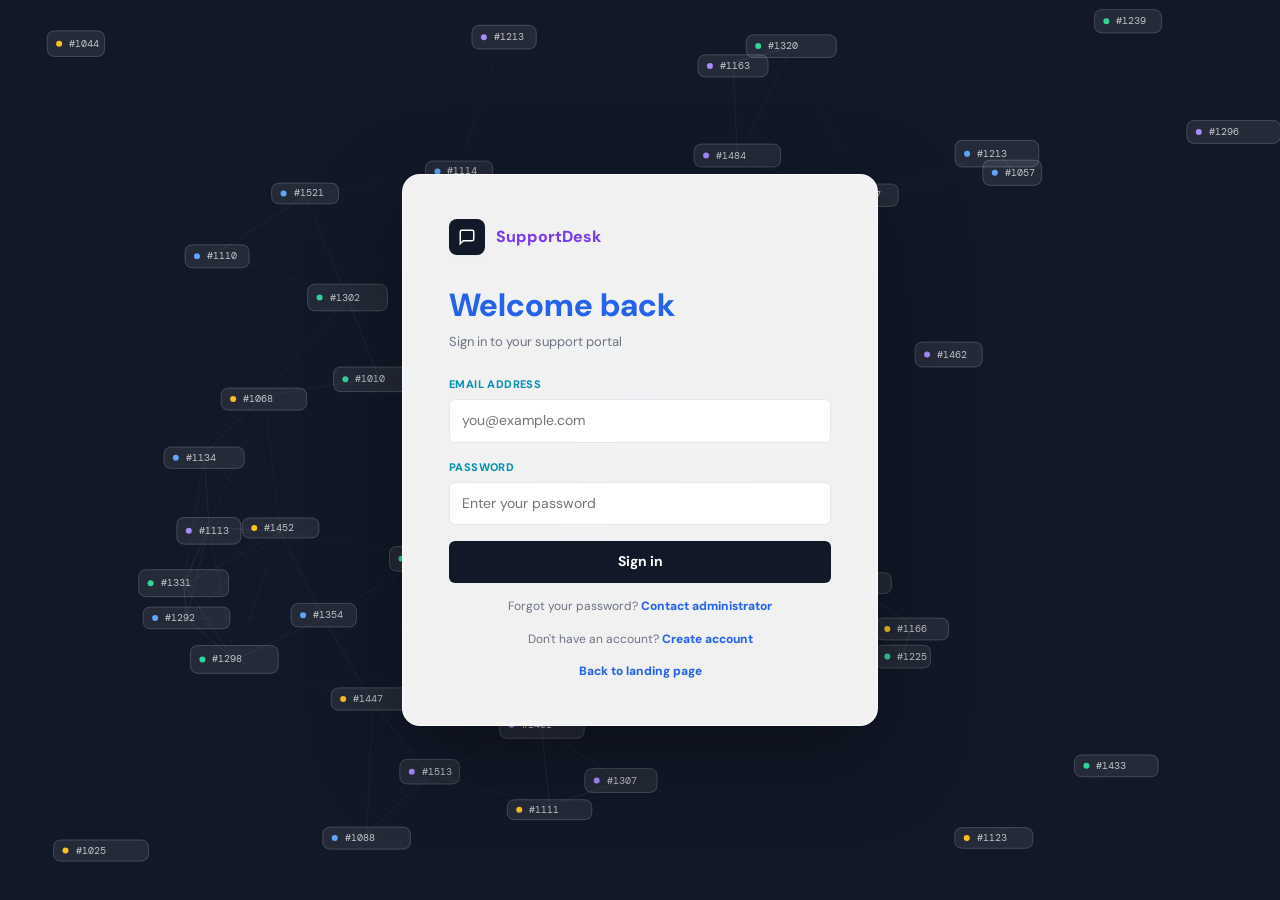
<file: repo/supportdesk/pages/tickets.html>
<!DOCTYPE html>
<html lang="en">
<head>
  <meta charset="UTF-8"/>
  <meta name="viewport" content="width=device-width, initial-scale=1.0"/>
  <title>SupportDesk — All Tickets</title>
  <link rel="stylesheet" href="../css/style.css"/>
  <link href="https://fonts.googleapis.com/css2?family=DM+Sans:wght@400;500;600&family=DM+Mono:wght@400;500&display=swap" rel="stylesheet"/>
</head>
<body>

  <div class="layout">

    <!-- Sidebar -->
    <aside class="sidebar">
      <div class="sidebar-logo">
        <div class="logo-icon logo-icon--sm">
          <svg viewBox="0 0 24 24" fill="none" stroke="#fff" stroke-width="2">
            <path d="M21 15a2 2 0 01-2 2H7l-4 4V5a2 2 0 012-2h14a2 2 0 012 2z"/>
          </svg>
        </div>
        <span>SupportDesk</span>
      </div>

      <nav class="sidebar-nav">
        <a href="dashboard.html" class="nav-item">
          <svg viewBox="0 0 24 24"><rect x="3" y="3" width="7" height="7"/><rect x="14" y="3" width="7" height="7"/><rect x="3" y="14" width="7" height="7"/><rect x="14" y="14" width="7" height="7"/></svg>
          Dashboard
        </a>
        <a href="tickets.html" class="nav-item active">
          <svg viewBox="0 0 24 24"><path d="M9 5H7a2 2 0 00-2 2v12a2 2 0 002 2h10a2 2 0 002-2V7a2 2 0 00-2-2h-2"/><rect x="9" y="3" width="6" height="4" rx="1"/><path d="M9 12h6M9 16h4"/></svg>
          All Tickets
          <span class="nav-badge" id="open-count">—</span>
        </a>
        <a href="create-ticket.html" class="nav-item">
          <svg viewBox="0 0 24 24"><circle cx="12" cy="12" r="10"/><path d="M12 8v8M8 12h8"/></svg>
          New Ticket
        </a>
      </nav>

      <div class="sidebar-bottom">
        <div class="user-pill">
          <div class="avatar" id="user-avatar">--</div>
          <div class="user-info">
            <div class="user-name" id="user-name">Loading…</div>
            <div class="user-role" id="user-role">Agent</div>
          </div>
          <button class="logout-btn" onclick="logout()" title="Sign out">
            <svg viewBox="0 0 24 24"><path d="M9 21H5a2 2 0 01-2-2V5a2 2 0 012-2h4"/><polyline points="16,17 21,12 16,7"/><line x1="21" y1="12" x2="9" y2="12"/></svg>
          </button>
        </div>
      </div>
    </aside>

    <!-- Main -->
    <main class="main">
      <div class="page-header">
        <div>
          <h1 class="page-title">All Tickets</h1>
          <p class="page-sub" id="ticket-summary">Loading…</p>
        </div>
        <a href="create-ticket.html" class="btn btn-ghost">
          <svg width="13" height="13" viewBox="0 0 24 24" fill="none" stroke="currentColor" stroke-width="2"><path d="M12 5v14M5 12h14"/></svg>
          New Ticket
        </a>
      </div>

      <!-- Toolbar -->
      <div class="toolbar">
        <div class="search-wrap">
          <svg viewBox="0 0 24 24"><circle cx="11" cy="11" r="8"/><path d="M21 21l-4.35-4.35"/></svg>
          <input type="text" id="search-input" placeholder="Search tickets…" oninput="filterTickets()"/>
        </div>
        <div class="filter-row">
          <button class="filter-btn active" data-filter="all"    onclick="setFilter('all',this)">All</button>
          <button class="filter-btn" data-filter="open"          onclick="setFilter('open',this)">Open</button>
          <button class="filter-btn" data-filter="in progress"   onclick="setFilter('in progress',this)">In Progress</button>
          <button class="filter-btn" data-filter="closed"        onclick="setFilter('closed',this)">Closed</button>
        </div>
      </div>

      <!-- Table -->
      <div class="ticket-table">
        <table>
          <thead>
            <tr>
              <th>ID</th>
              <th>Subject</th>
              <th>Status</th>
              <th>Priority</th>
              <th>User</th>
              <th>Assigned To</th>
              <th>Date</th>
            </tr>
          </thead>
          <tbody id="ticket-tbody">
            <tr><td colspan="7" class="table-loading">Loading tickets…</td></tr>
          </tbody>
        </table>
      </div>
    </main>
  </div>

  <script src="../js/auth.js"></script>
  <script src="../js/tickets.js"></script>
</body>
</html>
</file>
<file: repo/supportdesk/css/style.css>
*, *::before, *::after {
  box-sizing: border-box;
  margin: 0;
  padding: 0;
}

:root {
  --font-main: "Cubano", "DM Sans", system-ui, -apple-system, BlinkMacSystemFont, "Segoe UI", sans-serif;
  --font-code: "Cubano", "DM Mono", ui-monospace, SFMono-Regular, Consolas, monospace;
  --c-bg: #f5f6f8;
  --c-surface: #ffffff;
  --c-surface-soft: #f9fafb;
  --c-border: #e5e7eb;
  --c-border-strong: #d1d5db;
  --c-text: #111827;
  --c-muted: #6b7280;
  --c-soft-text: #374151;
  --c-accent: #2563eb;
  --c-accent-light: #eff6ff;
  --c-purple: #7c3aed;
  --c-cyan: #0891b2;
  --c-success: #16a34a;
  --c-success-bg: #f0fdf4;
  --c-warn: #d97706;
  --c-warn-bg: #fffbeb;
  --c-danger: #dc2626;
  --c-danger-bg: #fef2f2;
  --shadow-sm: 0 1px 2px rgba(15, 23, 42, 0.04);
  --shadow-md: 0 12px 30px rgba(15, 23, 42, 0.08);
  --radius: 8px;
  --radius-sm: 6px;
}

html {
  background: var(--c-bg);
}

body {
  font-family: var(--font-main);
  background: var(--c-bg);
  color: var(--c-text);
  font-size: 14px;
  line-height: 1.55;
  min-height: 100vh;
}

a {
  color: inherit;
  text-decoration: none;
}

button, input, select, textarea {
  font: inherit;
}

::selection {
  background: #dbeafe;
  color: #1e40af;
}

.layout {
  display: flex;
  min-height: 100vh;
}

.main {
  flex: 1;
  overflow-y: auto;
  padding: 28px 34px;
}

.sidebar {
  width: 232px;
  background: #2f343b;
  border-right: 1px solid #242830;
  padding: 18px 0;
  display: flex;
  flex-direction: column;
  flex-shrink: 0;
  position: sticky;
  top: 0;
  height: 100vh;
}

.sidebar-logo {
  display: flex;
  align-items: center;
  gap: 10px;
  padding: 0 18px 18px;
  border-bottom: 1px solid rgba(255, 255, 255, 0.1);
  margin-bottom: 10px;
  font-size: 15px;
  font-weight: 700;
  color: #f9fafb;
}

.logo-icon {
  width: 36px;
  height: 36px;
  background: var(--c-text);
  border-radius: var(--radius);
  display: flex;
  align-items: center;
  justify-content: center;
  flex-shrink: 0;
  box-shadow: var(--shadow-sm);
}

.logo-icon svg {
  width: 18px;
  height: 18px;
}

.logo-icon--sm {
  width: 30px;
  height: 30px;
  border-radius: var(--radius-sm);
}

.logo-icon--sm svg {
  width: 15px;
  height: 15px;
}

.sidebar-nav {
  display: flex;
  flex-direction: column;
  gap: 4px;
  padding: 0 10px;
}

.nav-item {
  display: flex;
  align-items: center;
  gap: 10px;
  min-height: 38px;
  padding: 9px 12px;
  font-size: 13px;
  font-weight: 600;
  color: #cbd5e1;
  border-radius: var(--radius-sm);
  transition: background 0.15s ease, color 0.15s ease, transform 0.15s ease;
}

.nav-item svg {
  width: 16px;
  height: 16px;
  stroke: currentColor;
  fill: none;
  stroke-width: 2;
  flex-shrink: 0;
}

.nav-item:hover {
  background: rgba(255, 255, 255, 0.08);
  color: #ffffff;
}

.nav-item.active {
  background: #ffffff;
  color: var(--c-accent);
}

.nav-badge {
  margin-left: auto;
  min-width: 22px;
  text-align: center;
  background: var(--c-accent);
  color: #fff;
  font-size: 10px;
  padding: 2px 7px;
  border-radius: 999px;
  font-weight: 700;
}

.sidebar-bottom {
  margin-top: auto;
  padding: 16px 18px 0;
  border-top: 1px solid rgba(255, 255, 255, 0.1);
}

.user-pill {
  display: flex;
  align-items: center;
  gap: 10px;
}

.avatar,
.av-sm {
  background: #111827;
  color: #fff;
  display: flex;
  align-items: center;
  justify-content: center;
  font-weight: 700;
  flex-shrink: 0;
}

.avatar {
  width: 32px;
  height: 32px;
  border-radius: 50%;
  font-size: 11px;
}

.av-sm {
  width: 24px;
  height: 24px;
  border-radius: 50%;
  font-size: 9px;
}

.user-info {
  flex: 1;
  min-width: 0;
}

.user-name {
  font-size: 13px;
  font-weight: 700;
  color: #ffffff;
  white-space: nowrap;
  overflow: hidden;
  text-overflow: ellipsis;
}

.user-role,
.muted-text {
  color: var(--c-muted);
}

.user-role {
  font-size: 11px;
  color: #cbd5e1;
}

.logout-btn {
  background: transparent;
  border: 1px solid transparent;
  border-radius: var(--radius-sm);
  cursor: pointer;
  color: #cbd5e1;
  padding: 5px;
  display: flex;
  transition: color 0.15s ease, background 0.15s ease;
}

.logout-btn svg {
  width: 15px;
  height: 15px;
  stroke: currentColor;
  fill: none;
  stroke-width: 2;
}

.logout-btn:hover {
  color: var(--c-danger);
  background: var(--c-danger-bg);
}

.page-header {
  display: flex;
  align-items: center;
  justify-content: space-between;
  gap: 16px;
  margin-bottom: 24px;
  flex-wrap: wrap;
}

.page-header > div {
  flex: 1;
  min-width: 220px;
}

.page-title,
.login-title {
  color: var(--c-accent);
  font-weight: 800;
  letter-spacing: 0;
  line-height: 1.15;
}

.page-title {
  font-size: 24px;
}

.page-sub,
.login-sub {
  font-size: 13px;
  color: var(--c-muted);
}

.page-sub {
  margin-top: 4px;
}

.btn {
  display: inline-flex;
  align-items: center;
  justify-content: center;
  gap: 7px;
  min-height: 38px;
  padding: 9px 15px;
  border-radius: var(--radius-sm);
  font-size: 14px;
  font-weight: 700;
  cursor: pointer;
  border: 1px solid transparent;
  transition: background 0.15s ease, border-color 0.15s ease, color 0.15s ease, transform 0.15s ease;
}

.btn:hover {
  transform: translateY(-1px);
}

.btn-primary {
  background: var(--c-text);
  color: #fff;
}

.btn-primary:hover {
  background: var(--c-accent);
}

.btn-primary:disabled {
  cursor: not-allowed;
  opacity: 0.65;
  transform: none;
}

.btn-ghost {
  background: var(--c-surface);
  border-color: var(--c-border);
  color: var(--c-soft-text);
}

.btn-ghost:hover {
  border-color: var(--c-accent);
  color: var(--c-accent);
}

.btn-full {
  width: 100%;
}

.field {
  margin-bottom: 16px;
}

.field label {
  display: block;
  font-size: 11px;
  font-weight: 800;
  color: var(--c-cyan);
  margin-bottom: 6px;
  letter-spacing: 0.4px;
  text-transform: uppercase;
}

.field input,
.field select,
.field textarea,
.search-wrap input {
  width: 100%;
  min-height: 40px;
  padding: 10px 12px;
  border: 1px solid var(--c-border);
  border-radius: var(--radius-sm);
  background: #fff;
  color: var(--c-text);
  outline: none;
  transition: border-color 0.15s ease, box-shadow 0.15s ease, background 0.15s ease;
}

.field textarea {
  resize: vertical;
  min-height: 110px;
}

.field input:focus,
.field select:focus,
.field textarea:focus,
.search-wrap input:focus {
  border-color: var(--c-accent);
  box-shadow: 0 0 0 3px rgba(37, 99, 235, 0.12);
}

.error-msg,
.success-msg {
  font-size: 13px;
  margin-bottom: 12px;
  padding: 10px 12px;
  border-radius: var(--radius-sm);
  border: 1px solid;
}

.error-msg {
  color: #b91c1c;
  background: var(--c-danger-bg);
  border-color: #fecaca;
}

.success-msg {
  color: #15803d;
  background: var(--c-success-bg);
  border-color: #bbf7d0;
}

.stats-grid {
  display: grid;
  grid-template-columns: repeat(4, minmax(0, 1fr));
  gap: 14px;
  margin-bottom: 24px;
}

.stat-card,
.card,
.form-card,
.ticket-table {
  background: var(--c-surface);
  border: 1px solid var(--c-border);
  border-radius: var(--radius);
  box-shadow: var(--shadow-sm);
}

.stat-card {
  padding: 18px;
}

.stat-card:hover,
.card:hover,
.form-card:hover,
.ticket-table:hover {
  box-shadow: var(--shadow-md);
}

.stat-label {
  font-size: 11px;
  font-weight: 800;
  color: var(--c-muted);
  text-transform: uppercase;
  letter-spacing: 0.5px;
  margin-bottom: 8px;
}

.stat-value {
  font-size: 30px;
  font-weight: 800;
  line-height: 1;
  color: var(--c-accent);
}

.stat-card:nth-child(2) .stat-value { color: var(--c-warn); }
.stat-card:nth-child(3) .stat-value { color: var(--c-success); }
.stat-card:nth-child(4) .stat-value { color: var(--c-purple); }

.stat-trend {
  font-size: 11px;
  color: var(--c-muted);
  margin-top: 6px;
}

.stat-trend.up { color: var(--c-success); }
.stat-trend.warn { color: var(--c-warn); }

.two-col {
  display: grid;
  grid-template-columns: minmax(0, 1fr) minmax(0, 1fr);
  gap: 16px;
}

.card {
  padding: 20px;
}

.main > .card + .card {
  margin-top: 16px;
}

.card-title {
  color: var(--c-purple);
  font-size: 14px;
  font-weight: 800;
  margin-bottom: 14px;
}

.detail-row {
  display: grid;
  grid-template-columns: repeat(2, minmax(0, 1fr));
  gap: 24px;
  margin-bottom: 20px;
  padding-bottom: 20px;
  border-bottom: 1px solid var(--c-border);
}

.detail-row > div {
  display: flex;
  flex-direction: column;
  gap: 6px;
}

.detail-row:last-of-type {
  border-bottom: none;
  padding-bottom: 0;
}

.detail-block {
  background: var(--c-surface-soft);
  border: 1px solid var(--c-border);
  border-radius: var(--radius-sm);
  padding: 16px;
  margin-bottom: 16px;
}

.detail-block:last-child {
  margin-bottom: 0;
}

.detail-label {
  font-size: 10px;
  font-weight: 800;
  text-transform: uppercase;
  letter-spacing: 0.5px;
  color: var(--c-muted);
}

.detail-row .detail-label {
  color: var(--c-cyan);
}

.detail-value {
  font-size: 15px;
  font-weight: 700;
  color: var(--c-text);
  line-height: 1.5;
  word-break: break-word;
}

#detail-description {
  font-weight: 500;
}

.detail-box {
  background: #fff;
  border: 1px solid var(--c-border);
  border-radius: var(--radius-sm);
  padding: 14px;
  min-height: 120px;
  word-wrap: break-word;
  overflow-wrap: break-word;
}

#detail-attachments {
  display: grid;
  gap: 10px;
}

.attachment-item {
  display: flex;
  align-items: center;
  justify-content: space-between;
  gap: 14px;
  padding: 12px 14px;
  border-radius: var(--radius-sm);
  background: var(--c-accent-light);
  border: 1px solid #bfdbfe;
}

.attachment-item a {
  font-size: 14px;
  font-weight: 800;
  color: var(--c-accent);
  word-break: break-all;
}

.attachment-meta {
  font-size: 12px;
  color: var(--c-muted);
  white-space: nowrap;
}

.recent-ticket,
.activity-item {
  display: flex;
  align-items: center;
  gap: 10px;
  padding: 10px 0;
  border-bottom: 1px solid var(--c-border);
}

.recent-ticket:last-child,
.activity-item:last-child {
  border-bottom: none;
}

.recent-ticket:hover .rt-subject {
  color: var(--c-accent);
}

.rt-id,
.ticket-id {
  font-family: var(--font-code);
  font-size: 11px;
  color: var(--c-muted);
}

.rt-id {
  width: 52px;
  flex-shrink: 0;
}

.rt-subject {
  flex: 1;
  font-size: 13px;
  font-weight: 700;
  color: var(--c-soft-text);
  white-space: nowrap;
  overflow: hidden;
  text-overflow: ellipsis;
}

.act-dot {
  width: 8px;
  height: 8px;
  border-radius: 50%;
  background: var(--c-success);
  flex-shrink: 0;
}

.act-dot-reply {
  background: var(--c-accent);
}

.act-text {
  font-size: 12px;
  color: var(--c-muted);
}

.act-text strong,
.reply-head strong {
  color: var(--c-accent);
  font-weight: 800;
}

.badge {
  display: inline-flex;
  align-items: center;
  justify-content: center;
  min-height: 22px;
  font-size: 11px;
  font-weight: 800;
  padding: 2px 8px;
  border-radius: 999px;
  white-space: nowrap;
  text-transform: capitalize;
}

.badge-open { background: #eff6ff; color: #1d4ed8; }
.badge-progress { background: #fffbeb; color: #92400e; }
.badge-closed { background: #f0fdf4; color: #15803d; }
.badge-high { background: #fef2f2; color: #b91c1c; }
.badge-medium { background: #fffbeb; color: #92400e; }
.badge-low { background: #f0fdf4; color: #15803d; }
.badge-critical { background: #f5f3ff; color: #6d28d9; }

.toolbar {
  display: flex;
  align-items: center;
  gap: 10px;
  margin-bottom: 16px;
  flex-wrap: wrap;
}

.search-wrap {
  position: relative;
  flex: 1;
  min-width: 220px;
}

.search-wrap input {
  padding-left: 36px;
}

.search-wrap svg {
  position: absolute;
  left: 12px;
  top: 50%;
  transform: translateY(-50%);
  width: 15px;
  height: 15px;
  stroke: var(--c-muted);
  fill: none;
  stroke-width: 2;
  pointer-events: none;
}

.filter-row {
  display: flex;
  gap: 6px;
  flex-wrap: wrap;
}

.filter-btn {
  min-height: 34px;
  padding: 7px 11px;
  border-radius: var(--radius-sm);
  border: 1px solid var(--c-border);
  background: #fff;
  font-size: 12px;
  font-weight: 800;
  color: var(--c-muted);
  cursor: pointer;
  transition: background 0.15s ease, color 0.15s ease, border-color 0.15s ease;
}

.filter-btn.active,
.filter-btn:hover {
  background: var(--c-accent);
  color: #fff;
  border-color: var(--c-accent);
}

.ticket-table {
  overflow: hidden;
}

.ticket-table table {
  width: 100%;
  border-collapse: collapse;
}

.ticket-table th {
  padding: 11px 14px;
  text-align: left;
  font-size: 11px;
  font-weight: 800;
  color: var(--c-muted);
  text-transform: uppercase;
  letter-spacing: 0.4px;
  border-bottom: 1px solid var(--c-border);
  background: var(--c-surface-soft);
}

.ticket-table td {
  padding: 12px 14px;
  font-size: 13px;
  border-bottom: 1px solid var(--c-border);
}

.ticket-table tr:last-child td {
  border-bottom: none;
}

.ticket-table tbody tr:hover td {
  background: #f8fafc;
}

.ticket-subject {
  font-weight: 800;
}

.ticket-subject a {
  color: var(--c-purple);
  transition: color 0.12s ease;
}

.ticket-subject a:hover {
  color: var(--c-accent);
}

.ticket-user {
  display: flex;
  align-items: center;
  gap: 8px;
  font-weight: 700;
}

.ticket-date,
.table-loading,
.loading-msg {
  color: var(--c-muted);
  font-size: 13px;
}

.table-loading {
  text-align: center;
  padding: 28px;
}

.create-wrap {
  max-width: 720px;
}

.form-card {
  padding: 24px;
}

.form-row {
  display: grid;
  grid-template-columns: minmax(0, 1fr) minmax(0, 1fr);
  gap: 14px;
}

.form-divider {
  height: 1px;
  background: var(--c-border);
  margin: 18px 0;
}

.form-actions {
  display: flex;
  gap: 10px;
  justify-content: flex-end;
  margin-top: 18px;
}

.file-drop {
  border: 1px dashed var(--c-border-strong);
  border-radius: var(--radius);
  padding: 24px;
  text-align: center;
  cursor: pointer;
  background: var(--c-surface-soft);
  transition: background 0.15s ease, border-color 0.15s ease, box-shadow 0.15s ease;
}

.file-drop:hover,
.file-drop.drag-over {
  border-color: var(--c-accent);
  background: var(--c-accent-light);
  box-shadow: 0 0 0 3px rgba(37, 99, 235, 0.1);
}

.file-drop svg {
  width: 22px;
  height: 22px;
  stroke: var(--c-accent);
  margin: 0 auto 8px;
  display: block;
}

.file-drop p {
  font-size: 12px;
  color: var(--c-muted);
}

.file-drop span {
  color: var(--c-accent);
  font-weight: 800;
}

.file-hint {
  font-size: 11px !important;
  margin-top: 3px;
}

#file-list {
  margin-top: 10px;
  display: flex;
  flex-direction: column;
  gap: 6px;
}

.file-item {
  display: flex;
  align-items: center;
  justify-content: space-between;
  padding: 8px 10px;
  background: var(--c-surface-soft);
  border: 1px solid var(--c-border);
  border-radius: var(--radius-sm);
  font-size: 12px;
}

.file-item button {
  background: transparent;
  border: none;
  cursor: pointer;
  color: var(--c-danger);
  font-size: 18px;
  line-height: 1;
}

.replies-list {
  display: flex;
  flex-direction: column;
  gap: 10px;
  margin-bottom: 16px;
}

.reply-item {
  background: var(--c-surface-soft);
  border: 1px solid var(--c-border);
  border-radius: var(--radius-sm);
  padding: 14px;
}

.reply-head {
  display: flex;
  align-items: center;
  justify-content: space-between;
  gap: 14px;
  margin-bottom: 7px;
  font-size: 12px;
}

.reply-head span {
  color: var(--c-muted);
  white-space: nowrap;
}

.reply-item p {
  font-size: 14px;
  color: var(--c-soft-text);
  white-space: pre-wrap;
}

.reply-form {
  border-top: 1px solid var(--c-border);
  padding-top: 16px;
}

/* Landing page */
.landing-body {
  min-height: 100vh;
  overflow-x: hidden;
  background: #111827;
  color: #ffffff;
}

#landing-canvas {
  position: fixed;
  inset: 0;
  width: 100%;
  height: 100%;
  z-index: 0;
}

.landing-nav,
.landing-main {
  position: relative;
  z-index: 1;
}

.landing-nav {
  display: flex;
  align-items: center;
  justify-content: space-between;
  gap: 20px;
  width: min(1180px, calc(100vw - 40px));
  margin: 0 auto;
  padding: 24px 0;
}

.landing-brand {
  display: inline-flex;
  align-items: center;
  gap: 12px;
  color: #ffffff;
  font-size: 16px;
  font-weight: 800;
}

.landing-brand .logo-icon {
  background: #ffffff;
}

.landing-brand .logo-icon svg {
  stroke: #111827;
}

.landing-actions {
  display: flex;
  align-items: center;
  gap: 12px;
}

.landing-link {
  color: #d1d5db;
  font-size: 13px;
  font-weight: 800;
  transition: color 0.15s ease;
}

.landing-link:hover {
  color: #ffffff;
}

.landing-btn {
  background: #ffffff;
  color: #111827;
  border-color: #ffffff;
  box-shadow: 0 10px 34px rgba(255, 255, 255, 0.12);
}

.landing-main {
  width: min(1180px, calc(100vw - 40px));
  margin: 0 auto;
}

.landing-hero {
  min-height: calc(100vh - 158px);
  display: grid;
  grid-template-columns: minmax(0, 1.05fr) minmax(360px, 0.95fr);
  align-items: center;
  gap: 60px;
  padding: 34px 0 42px;
}

.landing-copy {
  max-width: 660px;
}

.landing-kicker {
  display: inline-flex;
  align-items: center;
  min-height: 30px;
  padding: 5px 11px;
  border: 1px solid rgba(255, 255, 255, 0.16);
  border-radius: 999px;
  background: rgba(255, 255, 255, 0.08);
  color: #93c5fd;
  font-size: 12px;
  font-weight: 800;
  letter-spacing: 0.6px;
  text-transform: uppercase;
}

.landing-copy h1 {
  margin-top: 20px;
  color: #ffffff;
  font-size: clamp(56px, 8vw, 96px);
  font-weight: 800;
  line-height: 0.95;
  letter-spacing: 0;
}

.landing-lead {
  max-width: 620px;
  margin-top: 22px;
  color: #d1d5db;
  font-size: 18px;
  line-height: 1.7;
}

.landing-proof {
  display: flex;
  flex-wrap: wrap;
  gap: 8px;
  margin-top: 24px;
}

.landing-proof span {
  display: inline-flex;
  align-items: center;
  min-height: 30px;
  padding: 5px 10px;
  border: 1px solid rgba(255, 255, 255, 0.13);
  border-radius: 999px;
  background: rgba(255, 255, 255, 0.07);
  color: #e5e7eb;
  font-size: 12px;
  font-weight: 800;
}

.landing-cta {
  display: flex;
  gap: 12px;
  flex-wrap: wrap;
  margin-top: 32px;
}

.landing-ghost {
  background: rgba(255, 255, 255, 0.08);
  color: #ffffff;
  border-color: rgba(255, 255, 255, 0.2);
}

.landing-ghost:hover {
  background: #ffffff;
  color: #111827;
}

.landing-console {
  position: relative;
  display: grid;
  gap: 14px;
  padding: 20px;
  border: 1px solid rgba(255, 255, 255, 0.14);
  border-radius: 22px;
  background: rgba(17, 24, 39, 0.8);
  backdrop-filter: blur(18px);
  box-shadow: 0 30px 90px rgba(0, 0, 0, 0.34);
  animation: landingFloat 7s ease-in-out infinite;
}

.console-top {
  display: flex;
  gap: 7px;
  padding-bottom: 6px;
}

.console-top span {
  width: 9px;
  height: 9px;
  border-radius: 50%;
  background: #64748b;
}

.console-top span:nth-child(1) { background: #ef4444; }
.console-top span:nth-child(2) { background: #f59e0b; }
.console-top span:nth-child(3) { background: #22c55e; }

.console-header {
  display: flex;
  align-items: flex-start;
  justify-content: space-between;
  gap: 16px;
  padding: 4px 2px 8px;
}

.console-header span {
  display: block;
  color: #93c5fd;
  font-size: 11px;
  font-weight: 800;
  letter-spacing: 0.7px;
  text-transform: uppercase;
}

.console-header strong {
  display: block;
  margin-top: 3px;
  color: #ffffff;
  font-size: 20px;
  font-weight: 800;
}

.console-header small {
  color: #bbf7d0;
  font-size: 11px;
  font-weight: 800;
  padding: 5px 9px;
  border-radius: 999px;
  background: rgba(22, 163, 74, 0.18);
}

.console-row {
  display: grid;
  grid-template-columns: 58px minmax(0, 1fr) auto;
  align-items: center;
  gap: 12px;
  padding: 16px;
  border-radius: 14px;
  border: 1px solid rgba(255, 255, 255, 0.1);
  background: rgba(255, 255, 255, 0.07);
}

.console-row-active {
  background: rgba(37, 99, 235, 0.18);
  border-color: rgba(96, 165, 250, 0.34);
}

.console-row small {
  color: #93c5fd;
  font-family: var(--font-code);
  font-size: 11px;
  font-weight: 800;
}

.console-row strong {
  color: #ffffff;
  font-size: 14px;
  font-weight: 800;
  white-space: nowrap;
  overflow: hidden;
  text-overflow: ellipsis;
}

.console-row em {
  justify-self: end;
  color: #ffffff;
  font-style: normal;
  font-size: 11px;
  font-weight: 800;
  padding: 4px 8px;
  border-radius: 999px;
  background: rgba(255, 255, 255, 0.12);
}

.console-meter {
  display: grid;
  gap: 10px;
  margin-top: 4px;
  padding: 15px;
  border: 1px solid rgba(255, 255, 255, 0.1);
  border-radius: 14px;
  background: rgba(255, 255, 255, 0.06);
}

.console-meter > div:first-child {
  display: flex;
  align-items: center;
  justify-content: space-between;
  gap: 12px;
}

.console-meter span {
  color: #cbd5e1;
  font-size: 12px;
  font-weight: 800;
}

.console-meter strong {
  color: #ffffff;
  font-size: 16px;
  font-weight: 800;
}

.meter-track {
  overflow: hidden;
  height: 8px;
  border-radius: 999px;
  background: rgba(255, 255, 255, 0.12);
}

.meter-track span {
  display: block;
  width: 72%;
  height: 100%;
  border-radius: inherit;
  background: linear-gradient(90deg, #60a5fa, #a78bfa, #34d399);
}

.landing-strip {
  display: grid;
  grid-template-columns: repeat(3, minmax(0, 1fr));
  gap: 1px;
  overflow: hidden;
  margin-bottom: 26px;
  border: 1px solid rgba(255, 255, 255, 0.13);
  border-radius: 18px;
  background: rgba(255, 255, 255, 0.12);
}

.landing-strip div {
  padding: 18px;
  background: rgba(17, 24, 39, 0.72);
}

.landing-strip strong {
  display: block;
  color: #ffffff;
  font-size: 17px;
  font-weight: 800;
}

.landing-strip span {
  display: block;
  margin-top: 4px;
  color: #cbd5e1;
  font-size: 13px;
}

.landing-workflow {
  display: grid;
  grid-template-columns: minmax(260px, 0.85fr) minmax(0, 1.15fr);
  gap: 24px;
  align-items: stretch;
  margin-bottom: 42px;
}

.workflow-intro {
  padding: 24px;
  border: 1px solid rgba(255, 255, 255, 0.13);
  border-radius: 18px;
  background: rgba(17, 24, 39, 0.72);
  backdrop-filter: blur(14px);
}

.workflow-intro h2 {
  margin-top: 16px;
  color: #ffffff;
  font-size: clamp(28px, 4vw, 44px);
  font-weight: 800;
  line-height: 1.05;
}

.workflow-grid {
  display: grid;
  grid-template-columns: repeat(3, minmax(0, 1fr));
  gap: 12px;
}

.workflow-grid article {
  padding: 22px;
  min-height: 230px;
  border: 1px solid rgba(255, 255, 255, 0.13);
  border-radius: 18px;
  background: rgba(255, 255, 255, 0.08);
  backdrop-filter: blur(14px);
}

.workflow-grid article span {
  display: inline-flex;
  align-items: center;
  justify-content: center;
  width: 34px;
  height: 34px;
  border-radius: 50%;
  background: #ffffff;
  color: #111827;
  font-family: var(--font-code);
  font-size: 12px;
  font-weight: 800;
}

.workflow-grid article strong {
  display: block;
  margin-top: 26px;
  color: #ffffff;
  font-size: 20px;
  font-weight: 800;
}

.workflow-grid article p {
  margin-top: 10px;
  color: #cbd5e1;
  font-size: 13px;
  line-height: 1.65;
}

@keyframes landingFloat {
  0%, 100% {
    transform: translateY(0);
  }
  50% {
    transform: translateY(-14px);
  }
}

.login-body {
  display: flex;
  align-items: center;
  justify-content: center;
  min-height: 100vh;
  background: #2f343b;
}

.login-wrap {
  position: relative;
  z-index: 1;
  width: 100%;
  padding: 32px;
  display: flex;
  justify-content: center;
}

.auth-layout {
  display: grid;
  grid-template-columns: minmax(320px, 1.05fr) minmax(360px, 0.95fr);
  gap: 0;
  width: min(1040px, calc(100vw - 48px));
  min-height: 650px;
  align-items: stretch;
}

.auth-simple {
  display: flex;
  justify-content: center;
  align-items: center;
  width: min(540px, calc(100vw - 32px));
  min-height: auto;
}

.auth-showcase {
  position: relative;
  overflow: hidden;
  display: flex;
  flex-direction: column;
  justify-content: space-between;
  min-height: 100%;
  padding: 34px;
  color: #fff;
  background: rgba(36, 41, 50, 0.84);
  backdrop-filter: blur(18px);
  border: 1px solid rgba(255, 255, 255, 0.12);
  border-right: none;
  border-radius: 18px 0 0 18px;
}

.auth-showcase::before {
  content: "";
  position: absolute;
  inset: 0;
  background-image: linear-gradient(rgba(255, 255, 255, 0.05) 1px, transparent 1px),
    linear-gradient(90deg, rgba(255, 255, 255, 0.05) 1px, transparent 1px);
  background-size: 34px 34px;
  pointer-events: none;
}

.auth-brand-lockup,
.auth-board,
.auth-metrics {
  position: relative;
  z-index: 1;
}

.auth-brand-lockup {
  display: flex;
  align-items: center;
  gap: 12px;
  font-size: 18px;
  font-weight: 800;
}

.auth-brand-lockup .logo-icon {
  background: #ffffff;
}

.auth-brand-lockup .logo-icon svg {
  stroke: #111827;
}

.auth-board {
  display: grid;
  gap: 14px;
  margin: 48px 0;
}

.auth-ticket {
  display: grid;
  grid-template-columns: auto minmax(0, 1fr) auto;
  align-items: center;
  gap: 13px;
  padding: 16px;
  border: 1px solid rgba(255, 255, 255, 0.14);
  border-radius: 14px;
  background: rgba(255, 255, 255, 0.09);
  backdrop-filter: blur(8px);
}

.auth-ticket:nth-child(2) {
  margin-left: 34px;
}

.auth-ticket:nth-child(3) {
  margin-left: 68px;
}

.auth-ticket strong {
  display: block;
  color: #ffffff;
  font-size: 15px;
  font-weight: 800;
}

.auth-ticket p {
  color: #d1d5db;
  font-size: 13px;
  margin-top: 2px;
}

.auth-ticket small {
  font-size: 11px;
  font-weight: 800;
  color: #ffffff;
  padding: 4px 8px;
  border-radius: 999px;
  background: rgba(255, 255, 255, 0.12);
}

.auth-status-dot {
  width: 12px;
  height: 12px;
  border-radius: 50%;
  background: var(--c-accent);
  box-shadow: 0 0 0 4px rgba(37, 99, 235, 0.18);
}

.auth-ticket-purple .auth-status-dot {
  background: var(--c-purple);
  box-shadow: 0 0 0 4px rgba(124, 58, 237, 0.2);
}

.auth-ticket-green .auth-status-dot {
  background: var(--c-success);
  box-shadow: 0 0 0 4px rgba(22, 163, 74, 0.2);
}

.auth-metrics {
  display: grid;
  grid-template-columns: repeat(3, minmax(0, 1fr));
  gap: 10px;
}

.auth-metrics div {
  padding: 14px;
  border: 1px solid rgba(255, 255, 255, 0.12);
  border-radius: 12px;
  background: rgba(255, 255, 255, 0.07);
}

.auth-metrics strong {
  display: block;
  color: #ffffff;
  font-size: 24px;
  font-weight: 800;
  line-height: 1;
}

.auth-metrics span {
  display: block;
  color: #cbd5e1;
  font-size: 11px;
  margin-top: 7px;
  text-transform: uppercase;
  letter-spacing: 0.6px;
}

.login-card {
  background: rgba(255, 255, 255, 0.94);
  border: 1px solid rgba(255, 255, 255, 0.78);
  backdrop-filter: blur(18px);
  border-radius: 0 18px 18px 0;
  padding: 46px 42px;
  width: 100%;
  max-width: none;
  box-shadow: var(--shadow-md);
}

.auth-simple .login-card {
  border-radius: 18px;
  padding: 44px 46px;
  max-width: 540px;
  box-shadow: 0 28px 90px rgba(0, 0, 0, 0.36);
}

.login-logo {
  display: flex;
  align-items: center;
  gap: 11px;
  margin-bottom: 32px;
  font-size: 16px;
  font-weight: 800;
  color: var(--c-purple);
}

.login-title {
  font-size: 32px;
  margin-bottom: 8px;
}

.login-sub {
  margin-bottom: 24px;
}

.login-hint {
  font-size: 12px;
  color: var(--c-muted);
  text-align: center;
  margin-top: 14px;
}

.login-hint a {
  color: var(--c-accent);
  font-weight: 800;
}

.toast {
  position: fixed;
  bottom: 24px;
  right: 24px;
  background: var(--c-text);
  color: #fff;
  padding: 12px 18px;
  border-radius: var(--radius);
  font-size: 13px;
  font-weight: 800;
  display: flex;
  align-items: center;
  gap: 8px;
  transform: translateY(80px);
  opacity: 0;
  transition: all 0.3s ease;
  z-index: 99;
  box-shadow: var(--shadow-md);
}

.toast svg {
  stroke: #4ade80;
}

.toast.show {
  transform: translateY(0);
  opacity: 1;
}

@media (max-width: 1000px) {
  .stats-grid {
    grid-template-columns: repeat(2, minmax(0, 1fr));
  }

  .two-col {
    grid-template-columns: 1fr;
  }

  .landing-hero {
    grid-template-columns: 1fr;
    gap: 28px;
  }

  .landing-console {
    max-width: 620px;
  }

  .landing-workflow {
    grid-template-columns: 1fr;
  }

  .workflow-grid {
    grid-template-columns: 1fr;
  }

  .workflow-grid article {
    min-height: auto;
  }
}

@media (max-width: 900px) {
  .main {
    padding: 24px;
  }

  .form-row,
  .detail-row {
    grid-template-columns: 1fr;
  }

  .sidebar {
    width: 70px;
  }

  .sidebar-logo {
    justify-content: center;
    padding-inline: 10px;
  }

  .sidebar-logo span,
  .user-info,
  .nav-badge {
    display: none;
  }

  .nav-item {
    justify-content: center;
    padding: 11px;
    font-size: 0;
  }

  .sidebar-bottom {
    padding: 14px 10px 0;
  }

  .user-pill {
    justify-content: center;
  }

  .auth-layout {
    grid-template-columns: 1fr;
    width: min(520px, calc(100vw - 32px));
    min-height: auto;
  }

  .auth-showcase {
    min-height: auto;
    padding: 24px;
    border-right: 1px solid rgba(255, 255, 255, 0.12);
    border-bottom: none;
    border-radius: 18px 18px 0 0;
  }

  .auth-board {
    margin: 28px 0;
  }

  .auth-ticket:nth-child(2),
  .auth-ticket:nth-child(3) {
    margin-left: 0;
  }

  .login-card {
    border-radius: 0 0 18px 18px;
  }
}

@media (max-width: 640px) {
  body {
    font-size: 13px;
  }

  .main {
    padding: 18px 14px;
  }

  .page-header {
    align-items: flex-start;
  }

  .page-title {
    font-size: 21px;
  }

  .stats-grid {
    grid-template-columns: 1fr;
  }

  .card,
  .form-card,
  .stat-card {
    padding: 16px;
  }

  .toolbar {
    align-items: stretch;
  }

  .search-wrap,
  .filter-row,
  .btn {
    width: 100%;
  }

  .filter-btn {
    flex: 1;
  }

  .ticket-table {
    overflow-x: auto;
  }

  .ticket-table table {
    min-width: 720px;
  }

  .detail-block {
    padding: 14px;
  }

  .attachment-item,
  .reply-head {
    align-items: flex-start;
    flex-direction: column;
  }

  .attachment-meta,
  .reply-head span {
    white-space: normal;
  }

  .form-actions {
    flex-direction: column-reverse;
  }

  .login-wrap {
    padding: 18px;
  }

  .login-card {
    padding: 28px 22px;
  }

  .auth-layout {
    width: 100%;
  }

  .auth-showcase {
    padding: 22px;
  }

  .auth-board {
    gap: 10px;
    margin: 22px 0;
  }

  .auth-ticket {
    grid-template-columns: auto minmax(0, 1fr);
  }

  .auth-ticket small {
    grid-column: 2;
    justify-self: start;
  }

  .auth-metrics {
    grid-template-columns: 1fr;
  }

  .login-title {
    font-size: 27px;
  }

  .landing-nav {
    width: min(100% - 28px, 1180px);
    align-items: flex-start;
    flex-direction: column;
  }

  .landing-actions {
    width: 100%;
  }

  .landing-link,
  .landing-btn {
    flex: 1;
  }

  .landing-main {
    width: min(100% - 28px, 1180px);
  }

  .landing-hero {
    min-height: auto;
    padding-top: 42px;
  }

  .landing-copy h1 {
    font-size: 48px;
  }

  .landing-lead {
    font-size: 15px;
  }

  .landing-console {
    display: none;
  }

  .landing-strip {
    grid-template-columns: 1fr;
  }

  .landing-proof span,
  .landing-cta .btn {
    width: 100%;
  }

  .landing-workflow {
    margin-bottom: 28px;
  }

  .workflow-intro,
  .workflow-grid article {
    padding: 18px;
  }
}
</file>
